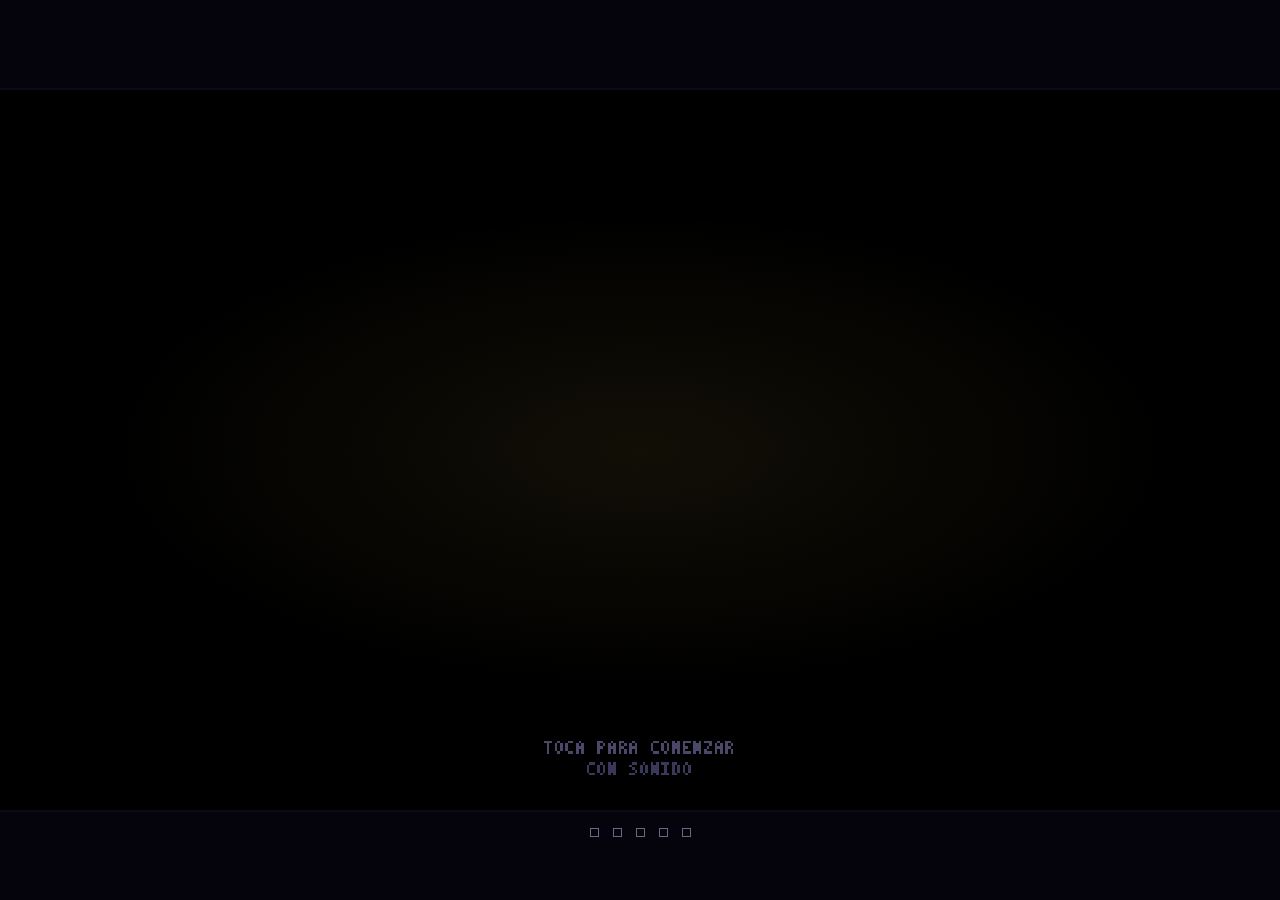
<file: index.html>
<!DOCTYPE html>
<html lang="es">
<head>
  <meta charset="UTF-8">
  <meta name="viewport" content="width=device-width, initial-scale=1.0">
  <meta http-equiv="refresh" content="0; url=./Juego.html">
  <title>Entrar al juego</title>
</head>
<body>
  <p><a href="./Juego.html">Entrar al juego</a></p>
</body>
</html>
</file>
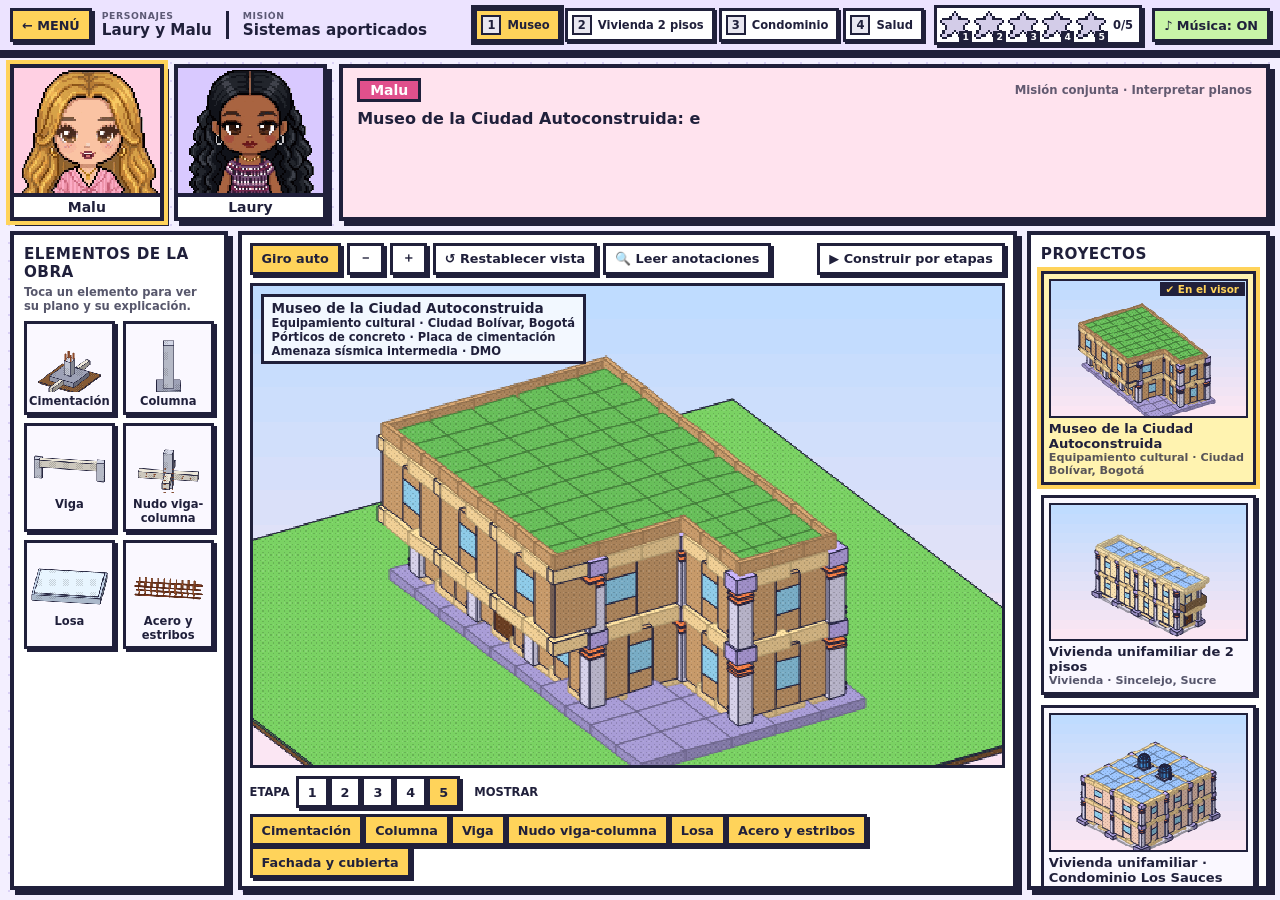
<file: mision malu y laury.html>
<!DOCTYPE html>
<html lang="es"><head><meta charset="utf-8">
<meta name="viewport" content="width=device-width,initial-scale=1,viewport-fit=cover">
<title>Misión · Laury y Malu</title>
<style>
:root{--ink:#20203b;--bg:#f3efff;--dot:#d9d0f5;--pur:#7954cc;--pk:#ff8fb8;--y:#ffd35a}
*{box-sizing:border-box}html,body{height:100%;margin:0}
body{background:var(--bg) radial-gradient(var(--dot) 1px,transparent 1px) 0 0/18px 18px;font:600 14px Nunito,system-ui,sans-serif;color:var(--ink);overflow:hidden}
#app{height:100%;display:grid;grid-template-columns:clamp(170px,17vw,235px) minmax(0,1fr) clamp(200px,19vw,265px);grid-template-rows:auto minmax(0,1fr);gap:10px;padding:10px}
.bx{border:4px solid var(--ink);background:#fff;box-shadow:5px 5px 0 var(--ink);min-height:0}
h2{margin:0 0 8px;font:900 .95rem Nunito,system-ui,sans-serif;letter-spacing:.03em;text-transform:uppercase}
.pxb{border:3px solid var(--ink);background:#fff;color:var(--ink);box-shadow:3px 3px 0 var(--ink);padding:4px 9px;font:800 .8rem Nunito,system-ui,sans-serif;cursor:pointer;min-height:32px}
.pxb:hover{background:#fff3b0}.pxb[aria-pressed=true]{background:var(--y)}.pxb:active{transform:translate(2px,2px);box-shadow:1px 1px 0 var(--ink)}
header{grid-column:1/4;display:flex;gap:12px;align-items:stretch}
.por{display:flex;gap:10px;flex:none}
.por figure{margin:0;width:clamp(118px,12vw,170px);border:4px solid var(--ink);box-shadow:5px 5px 0 var(--ink);display:flex;flex-direction:column;overflow:hidden;transition:outline-color .3s}
.por figure{outline:4px solid transparent}.por figure.on{outline-color:var(--y)}
.por img{display:block;width:100%;aspect-ratio:7/6;object-fit:cover;image-rendering:pixelated}
#fM{background:#ffd0e3}#fL{background:#d9c9ff}
.por figcaption{border-top:4px solid var(--ink);text-align:center;font-weight:900;padding:2px;background:#fff}
#nar{flex:1;display:flex;flex-direction:column;gap:6px;padding:10px 14px;cursor:pointer;transition:background-color .5s,border-color .5s;min-height:128px}
#nar[data-w=m]{background:#ffe3ee}#nar[data-w=l]{background:#ece3ff}
#nm{display:inline-block;border:3px solid var(--ink);padding:1px 10px;font-weight:900;color:#fff;transition:background-color .5s}
#nar[data-w=m] #nm{background:#e0508c}#nar[data-w=l] #nm{background:#7954cc}
#nar .hd{display:flex;gap:10px;align-items:center;justify-content:space-between}
#nar small{opacity:.7}#tx{margin:0;font-size:clamp(.95rem,1.25vw,1.12rem);line-height:1.4;font-weight:700}
#parts,#proj{padding:10px;overflow:auto}
#pl{display:grid;grid-template-columns:1fr 1fr;gap:8px}
.el{display:flex;flex-direction:column;align-items:center;gap:2px;border:3px solid var(--ink);background:#faf8ff;box-shadow:3px 3px 0 var(--ink);padding:4px 2px;cursor:pointer;font:800 .72rem Nunito,system-ui,sans-serif;color:var(--ink)}
.el canvas{width:100%;image-rendering:pixelated}.el.on,.el:hover{background:#fff3b0}.el.on{outline:3px solid var(--y)}
#pc{display:flex;flex-direction:column;gap:10px}
.pj{position:relative;text-align:left;border:3px solid var(--ink);background:#faf8ff;box-shadow:3px 3px 0 var(--ink);padding:5px;cursor:pointer;color:var(--ink);font:inherit}
.pj canvas{width:100%;display:block;image-rendering:pixelated;border:2px solid var(--ink)}
.pj b{display:block;font-size:.82rem;margin-top:3px}.pj small{display:block;opacity:.75;font-size:.7rem}
.pj.on{background:#fff3b0;outline:4px solid var(--y)}.pj.on::after{content:"✔ En el visor";position:absolute;top:8px;right:8px;background:var(--ink);color:var(--y);font-size:.65rem;padding:1px 6px}
#vw{display:flex;flex-direction:column;padding:8px;gap:8px}
.tb,.bt{display:flex;gap:6px;flex-wrap:wrap;align-items:center}.tb .sp{flex:1}
#cvw{position:relative;flex:1;min-height:220px;border:3px solid var(--ink);overflow:hidden}
#cv{width:100%;height:100%;display:block;image-rendering:pixelated;touch-action:none;cursor:grab}
#tip{position:absolute;background:var(--ink);color:#fff;padding:2px 8px;font-size:.75rem;pointer-events:none;white-space:nowrap}
#ptag{position:absolute;left:8px;top:8px;background:#fffc;border:3px solid var(--ink);padding:3px 8px;font-size:.72rem;max-width:62%;pointer-events:none}
#ptag b{font-size:.85rem}
.bt .lb{font-weight:900;font-size:.72rem;text-transform:uppercase}
.ov{position:fixed;inset:0;background:#20203bcc;display:none;align-items:center;justify-content:center;padding:12px;z-index:9}.ov.open{display:flex}
.md{width:min(1120px,100%);max-height:100%;display:flex;flex-direction:column;overflow:hidden}
.mh{display:flex;gap:8px;align-items:center;padding:8px 12px;border-bottom:4px solid var(--ink);background:var(--y)}.mh h3{margin:0;flex:1;font-size:1rem}
.mb{display:grid;grid-template-columns:minmax(0,1.7fr) minmax(220px,1fr);gap:12px;padding:12px;overflow:auto;min-height:0}.mb.big{grid-template-columns:1fr}.mb.big #inf{display:none}.mb.big #iw{max-height:74vh}
#iw{overflow:auto;background:#fff;border:3px solid var(--ink);max-height:60vh;min-height:200px}#im{display:block;width:100%}
#tabs{display:flex;flex-wrap:wrap;gap:6px;margin-bottom:6px}#zc{display:flex;gap:6px;align-items:center;margin-bottom:6px}
#inf h4{margin:10px 0 4px;font-size:.8rem;text-transform:uppercase}#inf ul{margin:0;padding-left:18px}#inf p{margin:4px 0}
.nd{background:#fff3b0;border:3px dashed var(--ink);padding:8px;font-weight:700}.ft{font-size:.72rem;opacity:.75}
.md{height:min(92vh,840px)}
.mh{display:flex;gap:12px;align-items:center;padding:8px 14px;border-bottom:4px solid var(--ink);transition:background-color .5s}
.md[data-w=m] .mh{background:#ffc9de}.md[data-w=l] .mh{background:#d8c7ff}
#mp{width:100px;height:86px;object-fit:cover;border:3px solid var(--ink);image-rendering:pixelated;background:#fff9;flex:none}
.mn{flex:1;min-width:0}.mn b{display:inline-block;border:3px solid var(--ink);color:#fff;padding:0 10px;transition:background-color .5s}
.md[data-w=m] .mn b{background:#e0508c}.md[data-w=l] .mn b{background:#7954cc}
.mn h3{margin:4px 0 0;font-size:1.05rem}.mn small{opacity:.75}
.mb{flex:1;min-height:0;overflow:hidden}.mpl{display:flex;flex-direction:column;min-height:0;min-width:0}
#iw{flex:1;max-height:none;min-height:160px}#inf{overflow:auto;min-height:0}
.ex{padding:10px;border:3px solid var(--ink);line-height:1.45;font-weight:700;min-height:90px;transition:background-color .5s}
.md[data-w=m] .ex{background:#ffe3ee}.md[data-w=l] .ex{background:#ece3ff}
.mf{display:flex;gap:8px;justify-content:flex-end;padding:8px 12px;border-top:4px solid var(--ink);background:#faf8ff;flex-wrap:wrap}
@media(max-width:700px){.mb{grid-template-columns:1fr;overflow:auto}#iw{min-height:240px}}
@media(max-width:900px){body{overflow:auto}#app{height:auto;grid-template-columns:1fr}header{grid-column:1;flex-direction:column}.por{justify-content:center}#vw{order:2;height:78vh}#parts{order:3}#proj{order:4}}
@media(prefers-reduced-motion:reduce){*{transition:none!important}}
/* ===== Mejoras de distribución, lectura de anotaciones e interacción ===== */
[hidden]{display:none!important}
.hint{margin:-4px 0 8px;font-size:.72rem;opacity:.75}
.md{width:min(1260px,100%);height:min(95vh,920px)}
.mb{grid-template-columns:minmax(0,1.55fr) minmax(290px,1fr);gap:10px;padding:10px}
#tabs{flex-wrap:nowrap;overflow-x:auto;padding:2px 2px 8px;margin-bottom:2px;scrollbar-width:thin}
#tabs .pxb{flex:none;white-space:nowrap;min-height:34px}
#tabs .gd{background:#c9f5a8}#tabs .gd[aria-pressed=true]{background:var(--y)}
#tabs .pxb[aria-pressed=true]{background:var(--y);outline:3px solid var(--ink)}
.ex{max-height:32vh;overflow:auto;font-size:.9rem;line-height:1.5}
#inf{display:flex;flex-direction:column;gap:8px;padding-right:2px}
#obs h4{margin:12px 0 5px;font-size:.78rem;text-transform:uppercase;letter-spacing:.03em}
#obs ul{margin:0;padding-left:18px}#obs li{margin:2px 0}
#gf{position:relative}#gf img{display:block;width:100%;image-rendering:auto}
.hs{position:absolute;border:2px dashed #d63b78;background:#ffd35a33;cursor:pointer;padding:0;border-radius:3px;animation:hsp 1.8s ease-in-out infinite}
.hs:hover,.hs:focus-visible{background:#ffd35a88;outline:2px solid var(--ink);animation:none}
.hs.f{border:2px solid #2f9e44;background:#6fd27f22;animation:none}
.hs.on{border:3px solid var(--ink);background:#ffd35a88;animation:none;z-index:2}
@keyframes hsp{50%{background:#ffd35a88}}
.card{border:3px solid var(--ink);background:#faf8ff;padding:8px 10px;box-shadow:3px 3px 0 var(--ink)}.card p{margin:6px 0 0;line-height:1.45}
.sg{display:inline-flex;flex-direction:column;align-items:flex-start;border:2px solid var(--ink);padding:2px 8px;margin:2px 4px 2px 0}.sg b{font-size:.9rem}.sg i{font-style:normal;font-size:.66rem;font-weight:800;opacity:.8}
.gsw{display:flex;gap:6px;flex-wrap:wrap;margin-bottom:6px}
.gpr{display:flex;align-items:center;gap:8px;margin:6px 0;font-size:.75rem;font-weight:900}.bar{flex:1;height:12px;border:3px solid var(--ink);background:#fff}.bar i{display:block;height:100%;width:0;background:#6fd27f;transition:width .4s}
.lg{display:flex;flex-wrap:wrap;gap:5px}
.lgc{border:2px solid var(--ink);padding:3px 8px;font:800 .72rem Nunito,system-ui,sans-serif;color:var(--ink);cursor:pointer}.lgc.f::before{content:"✓ "}.lgc.on{outline:3px solid var(--y);box-shadow:2px 2px 0 var(--ink)}
#dcf{display:flex;gap:6px}#dci{flex:1;min-width:0;border:3px solid var(--ink);padding:5px 8px;font:700 .85rem Nunito,system-ui,sans-serif}
.exs{display:flex;flex-wrap:wrap;gap:5px;margin:6px 0}.exs .pxb{min-height:28px;padding:2px 7px;font-size:.72rem}
.rd{margin:6px 0 0!important;padding-left:18px}
@media(max-width:700px){.md{height:96vh}.mb{grid-template-columns:1fr}}
@media(prefers-reduced-motion:reduce){.hs{animation:none}}
/* ===== Barra superior de la misión: menú, identificación, cinco estrellas y música ===== */
:root{--tbh:calc(54px + env(safe-area-inset-top,0px))}
#app{padding-top:calc(var(--tbh) + 10px)}
#top{position:fixed;left:0;right:0;top:0;height:var(--tbh);padding:env(safe-area-inset-top,0px) 10px 0;z-index:30;display:flex;align-items:center;gap:10px;background:#ece3ff;border-bottom:4px solid var(--ink);box-shadow:0 4px 0 var(--ink)}
#top .pxb{min-height:34px;white-space:nowrap}
#mnu{background:var(--y);flex:none}
#ident{display:flex;align-items:center;gap:8px;min-width:0;flex:1}
#ident .bs{display:flex;flex:none}
#ident .bs img{width:34px;height:30px;object-fit:cover;border:3px solid var(--ink);image-rendering:pixelated;background:#fff}
#ident .bs img+img{margin-left:-6px}
#ident .tt{min-width:0;line-height:1.1}
#ident .tt b{display:block;font:900 .92rem Nunito,system-ui,sans-serif;white-space:nowrap;overflow:hidden;text-overflow:ellipsis}
#ident .tt small{display:block;font-size:.68rem;opacity:.75;white-space:nowrap;overflow:hidden;text-overflow:ellipsis}
#stars{display:flex;align-items:center;gap:2px;flex:none;border:3px solid var(--ink);background:#fff;box-shadow:3px 3px 0 var(--ink);padding:1px 4px 1px 2px}
#stars .cnt{font:900 .72rem Nunito,system-ui,sans-serif;margin:0 2px 0 4px;white-space:nowrap}
.st{position:relative;width:32px;height:32px;padding:0;border:0;background:none;cursor:pointer;color:var(--ink)}
.st svg{position:absolute;left:1px;top:2px;width:30px;height:28px;display:block;shape-rendering:crispEdges}
.st .b .f{fill:#d3cce8}.st .b .o{fill:var(--ink)}.st .fl .f{fill:var(--y)}.st .fl .o{fill:transparent}
.st .fl{clip-path:inset(0 100% 0 0)}
.st.prog .fl{clip-path:inset(0 var(--rest,50%) 0 0)}
.st.done .fl{clip-path:inset(0 0 0 0)}
.st.done .b .f{fill:var(--y)}
.st.done svg{filter:drop-shadow(0 0 3px #ffd35a)}
.st i.n{position:absolute;right:-1px;bottom:-2px;font:900 .58rem Nunito,system-ui,sans-serif;font-style:normal;background:var(--ink);color:#fff;padding:0 3px;line-height:1.25}
.st.pop svg{animation:stpop .9s steps(9,end)}
.st.pop::after{content:"";position:absolute;inset:-4px;border:3px solid var(--y);animation:string .9s steps(6,end) forwards}
@keyframes stpop{0%{transform:scale(1)}30%{transform:scale(1.55) rotate(-14deg)}60%{transform:scale(.9) rotate(8deg)}100%{transform:scale(1)}}
@keyframes string{from{opacity:1;transform:scale(.6)}to{opacity:0;transform:scale(1.7)}}
.st:focus-visible,#mnu:focus-visible,#mus:focus-visible{outline:3px solid var(--pk);outline-offset:2px}
#mus[aria-pressed=true]{background:#c9f5a8}#mus[aria-pressed=false]{background:#e8e6f0}
#spn{position:fixed;right:10px;top:calc(var(--tbh) + 10px);width:min(400px,calc(100vw - 20px));max-height:calc(100vh - var(--tbh) - 24px);overflow:auto;z-index:25;padding:10px 12px;background:#fff;border:4px solid var(--ink);box-shadow:5px 5px 0 var(--ink)}
#spn h3{margin:0 0 6px;font:900 .95rem Nunito,system-ui,sans-serif;text-transform:uppercase}
#spn .it{display:grid;grid-template-columns:34px 1fr;gap:8px;padding:7px 0;border-top:2px dashed #cfc8e8}
#spn .it:first-of-type{border-top:0}
#spn .it .ic{width:30px;height:28px;position:relative}
#spn .it .ic svg{width:30px;height:28px;display:block;shape-rendering:crispEdges}
#spn .it.lock .f{fill:#d3cce8}#spn .it.prog .f{fill:#ffe9a3}#spn .it.done .f{fill:var(--y)}#spn .o{fill:var(--ink)}
#spn .it b{font-size:.84rem}#spn .it p{margin:2px 0 4px;font-size:.76rem;line-height:1.35;font-weight:700;opacity:.85}
#spn .stt{display:inline-block;font-size:.62rem;font-weight:900;text-transform:uppercase;border:2px solid var(--ink);padding:0 5px;margin-left:6px;vertical-align:1px}
#spn .lock .stt{background:#e8e6f0}#spn .prog .stt{background:#ffe9a3}#spn .done .stt{background:#c9f5a8}
#spn .gb{display:flex;align-items:center;gap:8px;font-size:.7rem;font-weight:900}
#spn .gb .bar{flex:1}#spn .gb .bar i{display:block;height:100%;background:#6fd27f;width:0}
#spn .ft2{display:flex;gap:6px;flex-wrap:wrap;justify-content:space-between;margin-top:8px;padding-top:8px;border-top:3px solid var(--ink)}
#toast{position:fixed;left:50%;top:calc(var(--tbh) + 14px);transform:translateX(-50%);z-index:35;display:flex;flex-direction:column;gap:8px;align-items:center;pointer-events:none;width:min(92vw,460px)}
.tst{display:flex;align-items:center;gap:10px;width:100%;padding:8px 12px;background:var(--y);border:4px solid var(--ink);box-shadow:5px 5px 0 var(--ink);font-weight:900;animation:tin .35s steps(5,end)}
.tst.info{background:#fff}
.tst svg{width:30px;height:28px;flex:none;shape-rendering:crispEdges}.tst svg .f{fill:#fff}.tst svg .o{fill:var(--ink)}
.tst small{display:block;font-weight:700;opacity:.85}
.tst.out{animation:tout .3s steps(4,end) forwards}
@keyframes tin{from{transform:translateY(-30px);opacity:0}to{transform:none;opacity:1}}
@keyframes tout{to{transform:translateY(-20px);opacity:0}}
#fin{position:fixed;inset:0;z-index:40;display:none;align-items:center;justify-content:center;padding:12px;background:#20203bdd;overflow:auto}
#fin.open{display:flex}
#fin .box{position:relative;width:min(900px,100%);max-height:100%;overflow:auto;background:#fff;border:4px solid var(--ink);box-shadow:6px 6px 0 var(--ink)}
#fin .hd{display:flex;align-items:center;gap:12px;padding:10px 14px;background:linear-gradient(90deg,#ffc9de,#d8c7ff);border-bottom:4px solid var(--ink)}
#fin .hd img{width:70px;height:60px;object-fit:cover;border:3px solid var(--ink);image-rendering:pixelated;background:#fff;flex:none}
#fin .hd h2{margin:0;font-size:clamp(1.05rem,2.6vw,1.5rem);text-transform:none}
#fin .hd small{display:block;opacity:.8;font-weight:700}
#fin .big{display:flex;justify-content:center;gap:6px;padding:14px 8px 4px}
#fin .big svg{width:54px;height:50px;shape-rendering:crispEdges;animation:fbig 1.2s steps(6,end) both}
#fin .big svg:nth-child(2){animation-delay:.12s}#fin .big svg:nth-child(3){animation-delay:.24s}#fin .big svg:nth-child(4){animation-delay:.36s}#fin .big svg:nth-child(5){animation-delay:.48s}
#fin .big .f{fill:var(--y)}#fin .big .o{fill:var(--ink)}
@keyframes fbig{0%{transform:scale(0) rotate(-90deg)}70%{transform:scale(1.3) rotate(10deg)}100%{transform:none}}
#fin .cols{display:grid;grid-template-columns:1fr 1fr;gap:12px;padding:8px 14px 12px}
#fin .cols h4{margin:0 0 6px;font-size:.8rem;text-transform:uppercase}
#fin ul{margin:0;padding-left:18px;font-size:.86rem;line-height:1.4;font-weight:700}#fin li{margin:3px 0}
#fin .ck{list-style:none;padding:0}#fin .ck li::before{content:"★ ";color:#e0a800;text-shadow:1px 1px 0 var(--ink)}
#fin .msg{margin:0 14px 12px;padding:10px 12px;border:3px solid var(--ink);background:#ece3ff;font-weight:700;line-height:1.45;font-size:.9rem}
#fin .ft{display:flex;gap:8px;flex-wrap:wrap;justify-content:flex-end;padding:10px 14px;border-top:4px solid var(--ink);background:#faf8ff}
#fin .cf{position:absolute;inset:0;overflow:hidden;pointer-events:none}
#fin .cf i{position:absolute;top:-14px;width:8px;height:8px;animation:cfall linear forwards}
@keyframes cfall{to{transform:translateY(900px) rotate(360deg);opacity:0}}
.ov{top:var(--tbh)}
.md{height:min(calc(100vh - var(--tbh) - 16px),920px)}
@media(max-width:900px){#app{height:auto}}
@media(max-width:700px){.md{height:calc(100vh - var(--tbh) - 12px)}#fin .cols{grid-template-columns:1fr}#ident .tt small{display:none}#top{gap:6px;padding-left:6px;padding-right:6px}#stars .cnt{display:none}.st{width:28px}.st svg{width:26px;height:24px}#ident .bs img+img{display:none}#mnu{padding:4px 6px}}
@media(max-width:480px){#ident .tt{display:none}#ident{flex:1}.st{width:26px}.st svg{width:24px;height:22px}#mus .tx{display:none}}
@media(prefers-reduced-motion:reduce){.st.pop svg,.st.pop::after,#fin .big svg,.tst,.tst.out{animation:none!important}#fin .cf{display:none}}

#ident{gap:14px}
#ident .tt+.tt{border-left:3px solid var(--ink);padding-left:14px}
#ident .tt small{text-transform:uppercase;letter-spacing:.06em;font-size:.58rem;font-weight:900;opacity:.7}
#ident .tt b{font-size:.95rem}
#mis{display:flex;gap:4px;flex:none}
.mc{display:flex;align-items:center;gap:6px;padding:2px 8px 2px 4px;min-height:34px;border:3px solid var(--ink);background:#fff;box-shadow:2px 2px 0 var(--ink);font:800 .72rem Nunito,system-ui,sans-serif;color:var(--ink);cursor:pointer;white-space:nowrap}
.mc .nn{display:inline-flex;align-items:center;justify-content:center;width:20px;height:20px;background:#e8e6f0;border:2px solid var(--ink);font-weight:900}
.mc.prog .nn{background:#ffe9a3}.mc.done .nn{background:#6fd27f}.mc.done .nn::before{content:"\2713"}.mc.done .nn span{display:none}
.mc.on{background:var(--y);outline:3px solid var(--ink)}
.mc:focus-visible{outline:3px solid var(--pk);outline-offset:2px}
@media(max-width:1180px){.mc .lb{display:none}.mc{padding:2px 4px}#ident .ms{display:none}}
@media(max-width:700px){#mis{display:none}}
#fin .rw{display:flex;align-items:center;gap:12px;margin:0 14px 10px;padding:8px 12px;border:3px dashed var(--ink);background:#fff3b0;font-weight:800;font-size:.86rem}
#fin .rw svg.bd{width:56px;height:62px;flex:none;shape-rendering:crispEdges}
#fin .lg2{margin:8px 14px 0;font:900 .66rem Nunito,system-ui,sans-serif;letter-spacing:.14em;text-transform:uppercase;color:#7954cc}
#fin .path{display:flex;align-items:center;justify-content:center;gap:0;padding:6px 14px 0}
#fin .path .nd{width:26px;height:26px;border:3px solid var(--ink);background:#e8e6f0;display:flex;align-items:center;justify-content:center;font-weight:900;font-size:.72rem}
#fin .path .nd.done{background:#6fd27f}#fin .path .nd.cur{background:var(--y);animation:pulse 1s steps(2,end) infinite}
#fin .path .ln{width:34px;height:4px;background:var(--ink)}
@keyframes pulse{50%{transform:translateY(-3px)}}
#fin .nx{margin:8px 14px 0;font-weight:700;font-size:.82rem;opacity:.9;text-align:center}
#fin .logs{margin:0 14px 10px}
@media(prefers-reduced-motion:reduce){#fin .path .nd.cur{animation:none}}
#fin svg.bd{width:56px;height:62px;flex:none;shape-rendering:crispEdges}#fin .hd .lg2{color:#4a2f8f}
</style></head><body>
<nav id="top" aria-label="Barra de la misión">
 <button class="pxb" id="mnu" type="button" title="Volver a la selección de personajes">← MENÚ</button>
 <div id="ident"><span class="tt"><small>Personajes</small><b>Laury y Malu</b></span><span class="tt ms"><small>Misión</small><b>Sistemas aporticados</b></span></div>
 <div id="mis" role="group" aria-label="Misiones en orden"></div>
 <div id="stars" role="group" aria-label="Progreso de la misión: cinco estrellas"><span class="cnt" id="scnt">0/5</span></div>
 <button class="pxb" id="mus" type="button" aria-pressed="true" title="Activar o desactivar la música de fondo"><span class="ic">♪</span> <span class="tx">Música:</span> <b id="mst">ON</b></button>
</nav>
<div id="spn" hidden role="dialog" aria-label="Objetivos de las cinco estrellas"></div>
<div id="toast" aria-live="polite"></div>
<div id="fin" role="dialog" aria-modal="true" aria-labelledby="fint"></div>
<div id="app">
<header>
 <div class="por"><figure id="fM"><img id="iM" alt="Malu"><figcaption>Malu</figcaption></figure><figure id="fL"><img id="iL" alt="Laury"><figcaption>Laury</figcaption></figure></div>
 <section id="nar" class="bx" data-w="m" aria-live="polite" title="Toca para pasar al siguiente mensaje"><div class="hd"><span id="nm">Malu</span><small id="sub">Misión conjunta · Interpretar planos</small></div><p id="tx"></p></section>
</header>
<aside id="parts" class="bx"><h2>Elementos de la obra</h2><p class="hint">Toca un elemento para ver su plano y su explicación.</p><div id="pl"></div></aside>
<main id="vw" class="bx">
 <div class="tb"><button class="pxb" id="au" aria-pressed="true">Giro auto</button><button class="pxb" id="zo" title="Alejar">－</button><button class="pxb" id="zi" title="Acercar">＋</button><button class="pxb" id="rv">↺ Restablecer vista</button><button class="pxb" id="gb" title="Aprende a interpretar números, códigos y referencias de los planos">🔍 Leer anotaciones</button><span class="sp"></span><button class="pxb" id="pl2">▶ Construir por etapas</button></div>
 <div id="cvw"><canvas id="cv" tabindex="0" aria-label="Modelo 3D del proyecto. Toca un elemento para ver su plano."></canvas><div id="tip" hidden></div><div id="ptag"></div></div>
 <div class="bt"><span class="lb">Etapa</span><span id="stg"></span><span class="lb" style="margin-left:8px">Mostrar</span><span id="cats"></span></div>
</main>
<aside id="proj" class="bx"><h2>Proyectos</h2><div id="pc"></div></aside>
</div>
<div class="ov" id="ov"><div class="md bx" id="md" data-w="m" role="dialog" aria-modal="true" aria-labelledby="mt">
 <div class="mh"><img id="mp" alt=""><div class="mn"><b id="mw">Malu</b><h3 id="mt"></h3><small id="mref"></small></div><button class="pxb" id="mx" aria-label="Cerrar">✕</button></div>
 <div class="mb" id="mb"><div class="mpl"><div id="tabs"></div><div id="zc"><button class="pxb" id="zm" aria-label="Alejar plano">－</button><span id="zl">100%</span><button class="pxb" id="zp" aria-label="Acercar plano">＋</button><button class="pxb" id="z0">100%</button><a class="pxb" id="pdf" target="_blank" rel="noopener" style="text-decoration:none;display:inline-flex;align-items:center">Lámina completa (PDF)</a></div><div id="iw"><img id="im" alt=""><div id="gf" hidden><img id="gi" alt=""></div></div></div><div id="inf"><div id="mtx" class="ex"></div><div id="obs"></div></div></div>
 <div class="mf"><button class="pxb" id="mrep">↻ Repasar explicación</button><button class="pxb" id="mbig">⤢ Ampliar plano</button><button class="pxb" id="mcl">← Volver al modelo</button></div>
</div></div>
<script>
(()=>{'use strict';
const $=s=>document.querySelector(s),esc=s=>String(s).replace(/[&<>"']/g,c=>({'&':'&amp;','<':'&lt;','>':'&gt;','"':'&quot;',"'":'&#39;'}[c]));
const mk=(t,c,x)=>{const e=document.createElement(t);if(c)e.className=c;if(x!=null)e.textContent=x;return e};
const RM=matchMedia('(prefers-reduced-motion: reduce)').matches;
const IMG={"malu_boca_cerrada":"[data-uri]","malu_boca_abierta":"[data-uri]","laury_boca_cerrada":"[data-uri]","laury_boca_abierta":"[data-uri]"};
const PLN={};
/* ===== Motor 3D pixel de Sharol (draw3D, caras sombreadas, textura y contorno) ===== */
const TEX=(()=>{const c=document.createElement('canvas');c.width=c.height=4;const x=c.getContext('2d');x.fillStyle='rgba(0,0,0,.15)';x.fillRect(1,1,1,1);x.fillRect(3,3,1,1);x.fillStyle='rgba(255,255,255,.12)';x.fillRect(3,1,1,1);return x.createPattern(c,'repeat')})();
const sh=(h,f)=>{const v=parseInt(h.slice(1),16);return'rgb('+[16,8,0].map(s=>Math.min(255,((v>>s)&255)*f|0))+')'};
const FC=[[[2,3,7,6],0,1,0],[[1,3,7,5],1,0,0],[[0,2,6,4],-1,0,0],[[4,5,7,6],0,0,1],[[0,1,3,2],0,0,-1]];
function draw3D(cx,W,H,L,yaw,pitch,S,oy,yc,hits,hi){
 const c=Math.cos(yaw),s=Math.sin(yaw),cp=Math.cos(pitch),sp=Math.sin(pitch);
 const P=(x,y,z)=>{const xr=x*c-z*s,zr=x*s+z*c;return[Math.round(W/2+xr*S),Math.round(oy-(y-yc)*S*cp+zr*S*sp),zr*cp+y*sp]};
 const A=L.map(b=>({b,m:b.g?-1e9:P(b.x,b.y+b.h/2,b.z)[2]+(b.late?1e3:0)+(b.top?500:0)}));A.sort((p,q)=>p.m-q.m);
 for(const{b}of A){const h=hi&&b.k&&hi(b.k,b.id),V=[];
  if(b.P){for(const f of b.P){const[nx,ny,nz]=f.n,zr=nx*s+nz*c;if(ny*sp+zr*cp<=0)continue;const xr=nx*c-nz*s,fa=Math.min(1.12,Math.round((.74+.2*zr-.16*xr+.16*ny)*20)/20),p=new Path2D();
    f.v.forEach((q,k)=>{const r=P(q[0],q[1],q[2]);k?p.lineTo(r[0],r[1]):p.moveTo(r[0],r[1])});p.closePath();
    cx.fillStyle=sh(b.c,h?fa*1.18:fa);cx.fill(p);cx.fillStyle=TEX;cx.fill(p);cx.lineWidth=h?2:1;cx.strokeStyle=h?'#ffd35a':'#20203b';cx.stroke(p);if(hits&&b.k)hits.push([p,b.k,b.id])}continue}
  for(let i=0;i<8;i++)V.push(P(b.x+((i&1)?b.w/2:-b.w/2),b.y+((i&2)?b.h:0),b.z+((i&4)?b.d/2:-b.d/2)));
  for(const[ix,nx,ny,nz]of FC){const zr=nx*s+nz*c;if(!ny&&zr<=0)continue;const xr=nx*c-nz*s,f=ny?1.1:Math.round((.74+.2*zr-.16*xr)*20)/20,p=new Path2D();
   ix.forEach((j,k)=>k?p.lineTo(V[j][0],V[j][1]):p.moveTo(V[j][0],V[j][1]));p.closePath();
   cx.fillStyle=sh(b.c,h?f*1.18:f);cx.fill(p);if(!b.late){cx.fillStyle=TEX;cx.fill(p)}cx.lineWidth=h?2:1;cx.strokeStyle=h?'#ffd35a':(b.sp?sh(b.c,.72):(b.late?sh(b.c,.55):'#20203b'));cx.stroke(p);if(hits&&b.k)hits.push([p,b.k,b.id])}}}
const B=(x,y,z,w,h,d,c,late)=>({x,y,z,w,h,d,c,late});
/* ===== Modelos de elementos (los de Sharol) ===== */
const CC='#bfc3d1',CB='#d8d3c7',CS='#b4c3d6',OR='#e0743f',OD='#9a4423',FT='#8f93a6';
const MODELS={
 losas(){return[B(0,0,0,5.6,.5,4.4,CS),B(0,.5,0,5.2,.07,4,'#d3dfee')]},
 vigas(){return[B(-3.3,0,0,.8,2.2,.8,CC),B(3.3,0,0,.8,2.2,.8,CC),B(0,1.2,0,6.4,.9,.6,CB)]},
 columnas(){return[B(0,0,0,1.8,.35,1.8,FT),B(0,.35,0,.8,3.6,.8,CC)]},
 nudos(){const L=[B(0,0,0,1.15,4.8,1.15,CC),B(-2.15,1.15,0,3.25,.85,.9,CB),B(2.15,1.15,0,3.25,.85,.9,CB),B(0,1.15,-1.75,.9,.85,2.55,CB),B(0,1.15,1.75,.9,.85,2.55,CB)];for(let y=-1.8;y<=2.1;y+=.55){L.push(B(-.52,y,-.52,.09,.08,.09,OR,1),B(.52,y,-.52,.09,.08,.09,OR,1),B(-.52,y,.52,.09,.08,.09,OR,1),B(.52,y,.52,.09,.08,.09,OR,1))}[-2.8,-1.8,1.8,2.8].forEach(x=>L.push(B(x,1.3,-.24,.08,.08,.08,OR,1),B(x,1.3,.24,.08,.08,.08,OR,1)));return L},
 zapatas(){const L=[B(0,0,0,4.4,.1,4.4,'#7a5230'),B(0,.1,0,2.8,.5,2.8,FT),B(0,.6,0,.8,1.6,.8,CC),B(2.4,.1,0,2,.5,.4,CB),B(-2.4,.1,0,2,.5,.4,CB)];[[-1,-1],[1,-1],[-1,1],[1,1]].forEach(([a,b])=>L.push(B(a*.28,2.2,b*.28,.09,.7,.09,OR,1)));return L},
 acero(){const L=[],ST='#9a4423',RB='#c56b3c';[-.42,.42].forEach(z=>[-.42,.42].forEach(y=>L.push(B(0,y,z,5.9,.085,.085,ST,1))));for(let x=-2.65;x<=2.66;x+=.55){L.push(B(x,0,-.42,.075,.92,.075,RB,1),B(x,0,.42,.075,.92,.075,RB,1),B(x,-.42,0,.075,.075,.92,RB,1),B(x,.42,0,.075,.075,.92,RB,1))}return L}};
const KN={zapatas:'Cimentación',columnas:'Columna',vigas:'Viga',nudos:'Nudo viga-columna',losas:'Losa',acero:'Acero y estribos',muros:'Fachada y cubierta'};
const ML={};Object.keys(MODELS).forEach(k=>{ML[k]=MODELS[k]();ML[k].forEach(b=>b.k=k)});
/* ===== Proyectos (datos de los PDF) ===== */
const AX='ABCDEFG';
const PR={
 museo:{n:'Museo de la Ciudad Autoconstruida',s:'Equipamiento cultural',l:'Ciudad Bolívar, Bogotá',cim:'Placa de cimentación',X:[-9,-4.5,0,4.5,9],Z:[-4.5,0,4.5],H:[3.6,3.4],cw:.75,bw:.5,bh:.65,zs:0,found:'placa',cut:[[3,1]],cant:{0:1.8,1:1.8},wc:'#c79a6a',gl:'#8ecbe8',roof:'verde',rg:'#5fae52',doors:['1,1,2,0']},
 vivienda2:{n:'Vivienda unifamiliar de 2 pisos',s:'Vivienda',l:'Sincelejo, Sucre',cim:'Zapatas y vigas de cimentación',ax:'HFEDC',X:[-6.38,-3.15,-.05,3.07,6.38],Z:[-1.7,1.7],H:[2.7,2.7],cw:.4,bw:.3,bh:.45,zs:1.1,found:'zap',cx:1.31,wc:'#f7e0b0',gl:'#8ecbe8',roof:'parapeto',doors:['0,4,0,0','1,1,0,0']},
 sauces:{n:'Vivienda unifamiliar · Condominio Los Sauces',s:'Vivienda',l:'Moniquirá, Boyacá',cim:'Placa de cimentación',X:[-5,0,5],Z:[-6,-2,2,6],H:[3,2.8],cw:.5,bw:.4,bh:.5,zs:1.4,found:'zap',wc:'#f1c9b6',gl:'#8ecbe8',roof:'tanques',doors:['1,0,0,0']},
 salud:{n:'Edificio de Salud · Centro de Formación Juvenil SRPA',s:'Equipamiento de salud',l:'Sampués, Sucre',cim:'Placa de cimentación',X:[-7.5,-2.5,2.5,7.5],Z:[-4.5,0,4.5],H:[4.6],cw:.55,bw:.4,bh:.55,zs:1.5,found:'zap',cut:[[2,1]],wc:'#f6e3a8',gl:'#8ecbe8',rc:'#b5563a',doors:['1,1,0,0','0,3,0,0'],roofs:[{b:[0,3,0,1],ov:[.7,.7,.7,0],rh:1.5},{b:[0,2,1,2],ov:[.7,.7,0,.7],rh:1.5}]}
};
const CO={zapatas:'#9a8fc4',columnas:'#d6d1ea',vigas:'#f0cf95',losas:'#8fb4e8',acero:OR,nudos:'#b9a6e8'};
function gable(x0,x1,z0,z1,y,rh,c,id){const zm=(z0+z1)/2,hz=(z1-z0)/2,l=Math.hypot(hz,rh),ny=hz/l,nz=rh/l;
 const A=[x0,y,z0],B=[x1,y,z0],C=[x1,y,z1],D=[x0,y,z1],E=[x0,y+rh,zm],Fq=[x1,y+rh,zm];
 return{k:'muros',id,x:(x0+x1)/2,y,z:zm,w:0,h:rh,d:0,c,st:5,top:1,P:[{v:[A,B,Fq,E],n:[0,ny,-nz]},{v:[D,C,Fq,E],n:[0,ny,nz]},{v:[A,E,D],n:[-1,0,0]},{v:[B,C,Fq],n:[1,0,0]}]}}
function split(L,mx){const o=[];for(const b of L){if(b.g||b.P){o.push(b);continue}const nx=Math.ceil(b.w/mx-.01),nz=Math.ceil(b.d/mx-.01);if(nx*nz<=1){o.push(b);continue}
 const w=b.w/nx,d=b.d/nz;for(let i=0;i<nx;i++)for(let j=0;j<nz;j++)o.push(Object.assign({},b,{x:b.x-b.w/2+w*(i+.5),z:b.z-b.d/2+d*(j+.5),w,d,sp:1}))}return o}
function tinaco(cx,y,cz){const N=14;
 const prism=(ox,oz,r0,y0,r1,y1,c,id,cap)=>{const ring=(r,yy)=>Array.from({length:N},(_,k)=>{const t=2*Math.PI*k/N;return[ox+r*Math.cos(t),yy,oz+r*Math.sin(t)]});const A=ring(r0,y0),B=ring(r1,y1),P=[],dr=r1-r0,dh=y1-y0,ln=Math.hypot(dh,dr);
  for(let k=0;k<N;k++){const k2=(k+1)%N,tm=2*Math.PI*(k+.5)/N;P.push({v:[A[k],A[k2],B[k2],B[k]],n:[Math.cos(tm)*dh/ln,-dr/ln,Math.sin(tm)*dh/ln]})}
  if(cap)P.push({v:B.slice(),n:[0,1,0]});return{k:'muros',id,x:ox,y:y0,z:oz,w:0,h:y1-y0,d:0,c,st:5,top:1,P}};
 return[{k:'muros',id:'Base del tanque',x:cx,y,z:cz,w:1.7,h:.12,d:1.7,c:'#9b97ab',st:5,top:1},
  prism(cx,cz,.72,y+.12,.72,y+1.32,'#3f8fd8','Tanque de agua'),prism(cx,cz,.75,y+.45,.75,y+.57,'#7ec0f5','Tanque de agua'),prism(cx,cz,.75,y+.88,.75,y+1.0,'#7ec0f5','Tanque de agua'),
  prism(cx,cz,.72,y+1.32,.5,y+1.46,'#2f6fb8','Tapa del tanque'),prism(cx,cz,.5,y+1.46,.28,y+1.62,'#2f6fb8','Tapa del tanque',1),prism(cx,cz,.1,y+1.62,.1,y+1.74,'#1f4f90','Tapa del tanque',1),
  prism(cx+.98,cz,.07,y,.07,y+.95,'#8a8a99','Tubería del tanque',1)]}
function gen(p){
 const AX=p.ax||'ABCDEFG',{X,Z,H,cw,bw,bh}=p,L=[],nx=X.length,nz=Z.length,cut=new Set((p.cut||[]).map(a=>a+'')),cx=p.cx||0,dr=p.doors||[];
 const bay=(i,j)=>i>=0&&j>=0&&i<nx-1&&j<nz-1&&!cut.has(i+','+j),col=(i,j)=>bay(i-1,j-1)||bay(i,j-1)||bay(i-1,j)||bay(i,j);
 const a=(k,id,x,y,z,w,h,d,c,st)=>L.push({k,id,x,y,z,w,h,d,c,st});
 const Y=[];let y=.5;H.forEach(h=>{y+=h;Y.push(y)});const Yt=Y[Y.length-1]+(p.roofs?2.4:1);
 const x0=X[0],x1=X[nx-1],z0=Z[0],z1=Z[nz-1],cant=Math.max(0,...Object.values(p.cant||{0:0}));
 const R=Math.hypot(x1-x0+2+cx,z1-z0+2+cant)/2,gx=cx/2;
 L.push({g:1,x:gx,y:-.3,z:cant/2,w:2*R+8,h:.3,d:2*R+8,c:'#7a5230',st:0},{g:1,x:gx,y:-.08,z:cant/2,w:2*R+8,h:.08,d:2*R+8,c:'#6fbf5a',st:0});
 const mx=(x0+x1)/2,mz=(z0+z1)/2;
 if(p.found==='placa'){a('zapatas','Placa de cimentación',mx,0,mz,x1-x0+2,.45,z1-z0+2,CO.zapatas,1);
  for(let j=0;j<nz;j++)for(let i=0;i<nx-1;i++)if(col(i,j)&&col(i+1,j))a('vigas',`Viga de cimentación eje ${j+1} (${AX[i]}–${AX[i+1]})`,(X[i]+X[i+1])/2,.45,Z[j],X[i+1]-X[i],.5,.6,CO.vigas,1);
  for(let i=0;i<nx;i++)for(let j=0;j<nz-1;j++)if(col(i,j)&&col(i,j+1))a('vigas',`Viga de cimentación eje ${AX[i]} (${j+1}–${j+2})`,X[i],.45,(Z[j]+Z[j+1])/2,.6,.5,Z[j+1]-Z[j],CO.vigas,1)}
 else{a('losas','Placa de contrapiso',mx,0,mz,x1-x0+1,.14,z1-z0+1,'#c9c5d4',1);
  for(let i=0;i<nx;i++)for(let j=0;j<nz;j++)if(col(i,j))a('zapatas',`Zapata ${AX[i]}${j+1}`,X[i],0,Z[j],p.zs,.5,p.zs,CO.zapatas,1);
  for(let j=0;j<nz;j++)for(let i=0;i<nx-1;i++)if(col(i,j)&&col(i+1,j))a('vigas',`Viga de cimentación eje ${j+1} (${AX[i]}–${AX[i+1]})`,(X[i]+X[i+1])/2,.2,Z[j],X[i+1]-X[i]-p.zs,.32,bw*.8,CO.vigas,1);
  for(let i=0;i<nx;i++)for(let j=0;j<nz-1;j++)if(col(i,j)&&col(i,j+1))a('vigas',`Viga de cimentación eje ${AX[i]} (${j+1}–${j+2})`,X[i],.2,(Z[j]+Z[j+1])/2,bw*.8,.32,Z[j+1]-Z[j]-p.zs,CO.vigas,1)}
 for(let i=0;i<nx;i++)for(let j=0;j<nz;j++)if(col(i,j)){[[-1,-1],[1,-1],[-1,1],[1,1]].forEach(([u,v])=>{a('acero',`Acero de arranque ${AX[i]}${j+1}`,X[i]+u*cw*.3,.5,Z[j]+v*cw*.3,.08,1.1,.08,OR,1);L[L.length-1].hide=2})}
 H.forEach((h,l)=>{const y0=l?Y[l-1]:.5,yt=Y[l],cl=p.cant&&p.cant[l]||0,nv=`nivel ${l+1}`;
  for(let i=0;i<nx;i++)for(let j=0;j<nz;j++)if(col(i,j)){const id=`${AX[i]}${j+1} · ${nv}`;
   a('columnas','Columna '+id,X[i],y0,Z[j],cw,yt-y0,cw,CO.columnas,2);
   [.3,.55,yt-y0-bh-.6,yt-y0-bh-.35].forEach(o=>a('acero','Estribos de columna '+id,X[i],y0+o,Z[j],cw+.08,.07,cw+.08,OR,2));
   a('nudos','Nudo '+id,X[i],yt-bh-.02,Z[j],cw+.2,bh+.04,cw+.2,CO.nudos,3);}
  for(let j=0;j<nz;j++)for(let i=0;i<nx-1;i++)if(col(i,j)&&col(i+1,j)&&(bay(i,j-1)||bay(i,j)))a('vigas',`Viga eje ${j+1} (${AX[i]}–${AX[i+1]}) · ${nv}`,(X[i]+X[i+1])/2,yt-bh,Z[j],X[i+1]-X[i]-cw,bh,bw,CO.vigas,3);
  for(let i=0;i<nx;i++)for(let j=0;j<nz-1;j++)if(col(i,j)&&col(i,j+1)&&(bay(i-1,j)||bay(i,j)))a('vigas',`Viga eje ${AX[i]} (${j+1}–${j+2}) · ${nv}`,X[i],yt-bh,(Z[j]+Z[j+1])/2,bw,bh,Z[j+1]-Z[j]-cw,CO.vigas,3);
  for(let i=0;i<nx-1;i++)for(let j=0;j<nz-1;j++)if(bay(i,j)){const ex=cl&&j===nz-2?cl:0,xx=cx&&i===nx-2?cx:0;a('losas',`Losa ${AX[i]}–${AX[i+1]} / ${j+1}–${j+2} · ${nv}`,(X[i]+X[i+1])/2+xx/2,yt-.28,(Z[j]+Z[j+1])/2+ex/2,X[i+1]-X[i]-bw+xx,.28,Z[j+1]-Z[j]-bw+ex,CO.losas,4)}
  if(cl){for(let i=0;i<nx-1;i++)if(bay(i,nz-2))a('vigas',`Viga de borde voladizo (${AX[i]}–${AX[i+1]}) · ${nv}`,(X[i]+X[i+1])/2,yt-bh,z1+cl,X[i+1]-X[i]-bw,bh,bw,CO.vigas,3);
   for(let i=0;i<nx;i++)if(col(i,nz-1)){const ln=cl+bw/2-cw/2;a('vigas',`Viga voladiza eje ${AX[i]} · ${nv}`,X[i],yt-bh,z1+cw/2+ln/2,bw,bh,ln,CO.vigas,3)}}
  if(cx){for(let j=0;j<nz-1;j++)a('vigas',`Viga de borde del voladizo · ${nv}`,x1+cx,yt-bh,(Z[j]+Z[j+1])/2,bw,bh,Z[j+1]-Z[j]-cw,CO.vigas,3);
   if(l===0){a('muros','Baranda',x1+cx-.05,yt,mz,.08,.9,z1-z0,'#8a6a4a',5);[z0,z1].forEach(z=>a('muros','Baranda',x1+cx/2,yt,z,cx,.9,.08,'#8a6a4a',5))}}
  /* fachada: muros, ventanas y puertas */
  const wy=y0+.1,wh=h-bh-.1,dh=Math.min(2.1,wh-.4),sv=l>0&&p.cant?(p.cant[l-1]||0):0;
  const gs=(x,z,len,ax,key)=>{const T=.24,pc=(f,g,yy,hh,c,id,t)=>{const tt=t||T;a('muros',id,ax?x-len/2+(f+g)/2*len:x,yy,ax?z:z-len/2+(f+g)/2*len,ax?(g-f)*len:tt,hh,ax?tt:(g-f)*len,c,5)};
   if(dr.includes(key)){pc(0,.3,wy,wh,p.wc,'Muro');pc(.7,1,wy,wh,p.wc,'Muro');pc(.3,.7,wy+dh,wh-dh,p.gl,'Ventana');pc(.3,.7,wy,dh,'#6b3f23','Puerta',.34);pc(.56,.6,wy+dh*.45,.14,'#e3c25a','Puerta',.42)}
   else{pc(0,.34,wy,wh,p.wc,'Muro');pc(.66,1,wy,wh,p.wc,'Muro');pc(.34,.66,wy,.9,p.wc,'Muro');pc(.34,.66,wy+.9,wh-1.5,p.gl,'Ventana');pc(.34,.66,wy+wh-.6,.6,p.wc,'Muro')}};
  for(let i=0;i<nx-1;i++)for(let j=0;j<nz;j++){const u=bay(i,j-1),d=bay(i,j);if(u!==d){const tp=sv&&j===nz-1;gs((X[i]+X[i+1])/2,Z[j]+(tp?sv:0),X[i+1]-X[i]-(tp?0:cw),1,`1,${i},${j},${l}`)}}
  for(let i=0;i<nx;i++)for(let j=0;j<nz-1;j++){const u=bay(i-1,j),d=bay(i,j);if(u!==d){if(sv&&j===nz-2){const a0=Z[j]+cw/2,en=z1+sv+.12;gs(X[i],(a0+en)/2,en-a0,0,`0,${i},${j},${l}`)}else gs(X[i],(Z[j]+Z[j+1])/2,Z[j+1]-Z[j]-cw,0,`0,${i},${j},${l}`)}}});
 const Yr=Y[Y.length-1];
 if(p.roof==='tanques')[[-1.8,-1],[1.8,-1]].forEach(([dx,dz])=>tinaco(dx,Yr,dz).forEach(t=>L.push(t)));
 if(p.roof==='verde'){const t=.22,ph=.6,cr=p.cant&&p.cant[H.length-1]||0,par=(x,z,w,d)=>{a('muros','Parapeto',x,Yr,z,w,ph,d,p.wc,5);L[L.length-1].top=1};
  for(let i=0;i<nx-1;i++)for(let j=0;j<nz-1;j++)if(bay(i,j)){const ex=cr&&j===nz-2?cr:0,xx=cx&&i===nx-2?cx:0,mx2=(X[i]+X[i+1])/2+xx/2,mz2=(Z[j]+Z[j+1])/2+ex/2,w2=X[i+1]-X[i]+xx,d2=Z[j+1]-Z[j]+ex;
   L.push({k:'muros',id:'Cubierta verde',x:mx2,y:Yr,z:mz2,w:w2,h:.14,d:d2,c:p.rg,st:5,top:1});
   if(!bay(i,j-1))par(mx2,Z[j],w2+t,t);if(!bay(i,j+1))par(mx2,Z[j+1]+ex,w2+t,t);if(!bay(i-1,j))par(X[i],mz2,t,d2+t);if(!bay(i+1,j))par(X[i+1]+xx,mz2,t,d2+t)}}
 if(p.roof==='parapeto'){const xa=x0-.2,xb=x1+cx+.2;[[(xa+xb)/2,z0-.15,xb-xa,.25],[(xa+xb)/2,z1+.15,xb-xa,.25]].forEach(([x,z,w,d])=>a('muros','Parapeto',x,Yr,z,w,.5,d,p.wc,5));[xa,xb].forEach(x=>a('muros','Parapeto',x,Yr,mz,.25,.5,z1-z0,p.wc,5))}
 (p.roofs||[]).forEach(r=>{const[i0,i1,j0,j1]=r.b,[o0,o1,o2,o3]=r.ov;L.push(gable(X[i0]-o0,X[i1]+o1,Z[j0]-o2,Z[j1]+o3,Yr,r.rh,p.rc,'Cubierta'))});
 return{L:split(L,2.2),Yt,R,Yr}}
const GEN={};Object.keys(PR).forEach(k=>GEN[k]=gen(PR[k]));
/* ===== Planos reales: recortes por proyecto y elemento ===== */
const CR={
museo:{zapatas:[['cimentacion_planta','Planta de cimentación'],['cimentacion_corte_placa','Corte típico placa de cimentación'],['cimentacion_detalle1','Detalle 1']],
 columnas:[['planta_localizacion_columnas','Localización de columnas y muro'],['planta_tipificacion_columnas','Tipificación de columnas'],['planta_columnas','Plantas de columnas'],['columna_tipo1','Despiece COL TIPO 1'],['columna_tipo1_seccion','COL TIPO 1 · secciones'],['columna_tipo2','COL TIPO 2'],['columna_tipo3','COL TIPO 3'],['columna_tipo5','COL TIPO 5'],['columna_tipo6','COL TIPO 6'],['columna_tipo4','Despiece COL TIPO 4'],['columna_tipo4_seccion','COL TIPO 4 · sección'],['columna_dilatacion','Dilatación con disco']],
 vigas:[['viga_junta','Detalle junta en vigas'],['viga_despiece_cimentacion','Despiece vigas de cimentación'],['viga_despiece_cimentacion_2','Despiece vigas de cimentación (2)'],['viga_despiece_cubierta','Despiece vigas de cubierta']],
 nudos:[['nudo_junta_columnas','Detalle junta en columnas'],['nudo_interseccion_viga_columna','Intersección viga-columna'],['nudo_interno_externo','Nudo interno y externo']],
 losas:[['losa_planta_primer_piso','Planta primer piso'],['losa_planta_cubierta','Planta cubierta'],['losa_corte_viga_cubierta','Corte típico viga de cubierta']],
 acero:[['acero_traslapo_mallas','Detalle traslapo de mallas'],['acero_especificaciones_1','Especificaciones (1)'],['acero_especificaciones_2','Especificaciones (2)']],muros:[['general_foto','Imagen del proyecto'],['general_estructura3d','Estructura del proyecto']]},
salud:{zapatas:[['cimentacion_planta','Planta estructural de cimentación'],['cimentacion_cuadro_zapatas','Cuadro de zapatas'],['cimentacion_zapata_interna','Detalle zapatas internas']],
 columnas:[['columna_tipo1','Detalle columna tipo 1'],['columna_tipo2','Detalle columna tipo 2'],['columna_confinamiento','Columna de confinamiento']],
 vigas:[['viga_cimiento_1_y_2','Detalle viga cimiento 1 y 2'],['viga_confinamiento','Detalle vigas de confinamiento']],nudos:[],losas:[],
 acero:[['columna_tipo1','Armado de la columna tipo 1'],['viga_cimiento_1_y_2','Armado de viga de cimiento']],muros:[['columna_confinamiento','Columna de confinamiento y detalle del muro']]},
sauces:{zapatas:[['cimentacion_planta','Planta de cimentación'],['cimentacion_corte_tipo','Corte de cimentación tipo'],['cimentacion_acero_zapata1','Ubicación del acero en zapata tipo 1'],['cimentacion_refuerzo_zapatas','Refuerzo de zapatas']],
 columnas:[['columna_despiece_tipos_1_2','Despiece columnas tipo 1 y 2'],['columna_arranque_refuerzo','Arranque del refuerzo de columnas'],['columna_columneta','Detalle columneta'],['columna_corte_1_1','Corte 1-1'],['general_columnas','Localización de columnas']],
 vigas:[['viga_despiece_vc01','Despiece viga de cimentación VC-01'],['viga_vigueta_confinamiento','Vigueta de confinamiento']],nudos:[['nudo_viga_columna','Detalle típico nudo viga-columna']],
 losas:[['losa_planta_segundo_piso','Planta de segundo piso'],['losa_corte_placa_contrapiso','Corte típico placa de contrapiso']],
 acero:[['acero_doblamiento_varillas','Dimensiones para el doblamiento de varillas']],muros:[['muros_dilatacion_mamposteria','Dilatación en mampostería']]},
vivienda2:{zapatas:[['cimentacion_planta_zapatas','Planta de zapatas'],['cimentacion_cuadro_zapatas','Cuadro de zapatas'],['cimentacion_corte_zapata','Corte de zapata'],['cimentacion_arranque_3d','Zapata, viga de amarre y solado']],
 columnas:[['columna_despiece','Despiece columna'],['general_columnas_proyeccion_losa','Desarrollo de columnas con proyección de losa'],['general_columnas_cargas','Desarrollo de columnas con cargas']],
 vigas:[['viga_VCIM101_referencia','VCIM 101 · luz 3,85 m'],['viga_VCM100','Viga VCM 100'],['viga_planta_cimiento','Planta viga cimiento'],['viga_despiece_c','Despiece vigas cimiento'],['viga_despiece_d','Despiece vigas cimiento (2)'],['viga_despiece_e','Despiece vigas cimiento (3)'],['viga_despiece_f','Despiece vigas cimiento (4)']],nudos:[],losas:[],
 acero:[['acero_traslapos','Cuadro de traslapos de varillas'],['acero_ganchos','Dimensiones mínimas para ganchos estándar']],muros:[['general_corte_longitudinal','Corte longitudinal de la estructura']]}};
const DATA={viga_VCIM101_referencia:['Luz entre ejes 1 y 7: 3,85 m','Sección (0,30 × 0,30) m','Barras 2#4 · L = 4,45 m, arriba y abajo','Estribos: 13#3 @10 cm en los extremos y 12#3 @12 cm en el centro','Gancho sísmico de 135° · 10 cm','Estribos #3 · L = 0,80 m · recubrimiento de 15 cm']};
const OBS={zapatas:['Dimensiones de la zapata o placa y su espesor.','Diámetro y separación de las barras en cada sentido.','Recubrimiento y solado de limpieza bajo el concreto.'],
 columnas:['Sección y cotas de la columna.','Barras longitudinales y su disposición.','Estribos: diámetro, separación y zona de confinamiento.','Ganchos de 135° en los estribos.'],
 vigas:['Referencia de la viga y su sección.','Barras superiores e inferiores y su longitud.','Estribos: separación en extremos y en el centro.','Gancho sísmico y recubrimiento.'],
 nudos:['Anclaje del refuerzo de la viga dentro del nudo.','Estribos de confinamiento en el nudo.','Continuidad del refuerzo de la columna.'],
 losas:['Nombres de las vigas que rodean cada paño.','Cortes que muestran espesor y apoyos.','Convenciones del plano.'],
 acero:['Longitudes de traslapo y de doblado.','Diámetros de barra (#3, #4, #5…).','Dimensiones mínimas de los ganchos.'],
 muros:['Qué elementos amarran el muro: columnetas y viguetas.','Juntas y detalles de apoyo.']};
/* ===== Narración compartida ===== */
const NAR={zapatas:[['m','La cimentación recibe el peso de columnas y vigas y lo reparte al suelo. Por eso se construye primero.'],['l','En el plano busca la planta de cimentación y el cuadro o corte de zapatas: ahí están las medidas y el refuerzo.']],
 columnas:[['m','Las columnas bajan las cargas del edificio hasta la cimentación. En zona sísmica deben quedar bien confinadas.'],['l','En el despiece revisa la sección, las barras longitudinales y la separación de los estribos.']],
 vigas:[['m','Las vigas recogen la carga de las losas y la llevan a las columnas; con ellas forman los pórticos.'],['l','Lee la referencia de la viga, su sección y su armado: barras arriba y abajo, y estribos con distinta separación en extremos y centro.']],
 nudos:[['m','El nudo es el encuentro de viga y columna. Si no está bien armado, el pórtico no trabaja como un conjunto.'],['l','Observa cómo se ancla el refuerzo de la viga dentro del nudo y qué estribos lo confinan.']],
 losas:[['m','La losa forma el piso o la cubierta y reparte su carga hacia las vigas.'],['l','En la planta, cada viga lleva su nombre: así sabes qué viga sostiene cada paño de losa.']],
 acero:[['m','El concreto resiste muy bien la compresión; el acero ayuda donde hay tracción. Juntos forman el concreto reforzado.'],['l','Los estribos cierran la jaula del acero y los ganchos sísmicos de 135° los mantienen anclados aunque el concreto se agriete.']],
 muros:[['m','Los muros cierran el edificio, pero la carga principal la llevan los pórticos.'],['l','En los planos, columnetas y viguetas de confinamiento amarran esos muros.']]};
const STG=['Cimentación','Columnas','Vigas y nudos','Losas','Terminado'];
const STN=[['m','Etapa 1 · Cimentación: primero se construye lo que queda bajo tierra.'],['l','Etapa 2 · Columnas: suben con su acero y sus estribos.'],['m','Etapa 3 · Vigas y nudos: se arman los pórticos.'],['l','Etapa 4 · Losas: entrepiso y cubierta apoyan sobre las vigas.'],['m','Etapa 5 · Cierre: muros y ventanas, que no son la estructura principal.']];
/* ===== Estado ===== */
let proj='museo',stage=5,vel=0,lx=0,lt=0,yaw=.7,pitch=.5,zoom=1,auto=!RM,sel=null,hov=null,hits=[],drag=null,T0=[0,0,0,0,0,0],play=null;
const cats={zapatas:1,columnas:1,vigas:1,nudos:1,losas:1,acero:1,muros:1};
const hi=(k,id)=>{const m=o=>o&&o.k===k&&(!o.id||o.id===id);return m(sel)||m(hov)};
/* narración con boca animada (2 frames por personaje) */
const MS={m:['malu_boca_cerrada','malu_boca_abierta'],l:['laury_boca_cerrada','laury_boca_abierta']};
Object.values(IMG).forEach(u=>{const i=new Image();i.src=u});
function mouth(w,o){const u=IMG[MS[w][o?1:0]];(w==='m'?$('#iM'):$('#iL')).src=u;if($('#md').dataset.w===w)$('#mp').src=u}
let q=[],qi=0,qt=0,tw=0,mt=0,busy=false,both=false,endFn=null;
const sinks=()=>both?[$('#tx'),$('#mtx')]:[$('#tx')];
function stopTalk(){clearInterval(tw);clearInterval(mt);clearTimeout(mt);busy=false;endFn=null;mouth('m',false);mouth('l',false)}
function speak(w,t){stopTalk();$('#nar').dataset.w=w;$('#nm').textContent=w==='m'?'Malu':'Laury';$('#fM').classList.toggle('on',w==='m');$('#fL').classList.toggle('on',w==='l');
 const S=sinks();busy=true;
 const end=()=>{clearInterval(tw);clearInterval(mt);clearTimeout(mt);S.forEach(x=>x.textContent=t);mouth(w,false);busy=false;endFn=null;if(qi<q.length)qt=setTimeout(()=>nx(true),Math.max(2400,t.length*40))};
 endFn=end;
 if(RM){S.forEach(x=>x.textContent=t);mouth(w,true);mt=setTimeout(end,600);return}
 let i=0,o=false;S.forEach(x=>x.textContent='');mt=setInterval(()=>{o=!o;mouth(w,o)},140);
 tw=setInterval(()=>{i+=2;S.forEach(x=>x.textContent=t.slice(0,i));if(i>=t.length)end()},28)}
function say(seq,b){clearTimeout(qt);q=seq;qi=0;both=!!b;nx(true)}
function nx(auto){clearTimeout(qt);if(busy&&!auto){endFn&&endFn();return}if(qi>=q.length)return;const[w,t]=q[qi++];speak(w,t)}
$('#nar').onclick=()=>nx(false);
mouth('m',false);mouth('l',false);
/* sidebar: elementos */
const SKY=(cx,W,H)=>{for(let i=0;i<14;i++){const t=i/13;cx.fillStyle=`rgb(${191+t*60|0},${220+t*10|0},${255-t*12|0})`;cx.fillRect(0,Math.floor(i*H/14),W,Math.ceil(H/14)+1)}};
const eb={};['zapatas','columnas','vigas','nudos','losas','acero'].forEach(k=>{const b=mk('button','el');b.type='button';const c=mk('canvas');c.width=150;c.height=120;b.append(c,mk('span','',KN[k]));$('#pl').append(b);eb[k]={b,c};
 b.onclick=()=>openDetail(k,null);b.onmouseenter=()=>hov={k,id:null};b.onmouseleave=()=>hov=null});
function drawEl(k,t){const{c}=eb[k],cx=c.getContext('2d'),W=c.width,H=c.height,L=ML[k];cx.clearRect(0,0,W,H);
 let ex=0,ym=0;L.forEach(b=>{ex=Math.max(ex,Math.abs(b.x)+Math.max(b.w,b.d)/2);ym=Math.max(ym,b.y+b.h)});
 const S=Math.min(W/(2*ex*1.1+.4),H/(.88*ym+ex*.9+.5));draw3D(cx,W,H,L,t*.6+k.length,.5,S,H*.6,ym/2,null,(kk)=>(sel&&sel.k===kk)||(hov&&hov.k===kk))}
/* tarjetas de proyecto */
const fitS=(g,W,H)=>Math.min(W/(2*g.R*1.08+1.4),H/(.88*g.Yt+.96*g.R+1.2));
const pb={};Object.keys(PR).forEach(k=>{const p=PR[k],b=mk('button','pj');b.type='button';const c=mk('canvas');c.width=220;c.height=152;b.append(c);const n=mk('b','',p.n),s=mk('small','',p.s+' · '+p.l);b.append(n,s);$('#pc').append(b);pb[k]={b,c};b.onclick=()=>{setProj(k);PG.enter(k)}});
function drawThumb(k,yw){const{c}=pb[k],cx=c.getContext('2d'),W=c.width,H=c.height,g=GEN[k];SKY(cx,W,H);draw3D(cx,W,H,g.L.filter(b=>!b.g&&!b.hide),yw,.5,fitS(g,W,H),H*.58,g.Yt/2,null,null)}
/* controles del visor */
const cv=$('#cv'),cx=cv.getContext('2d');let W=400,H=300;const PX=1.35;
new ResizeObserver(()=>{const r=cv.parentElement.getBoundingClientRect();if(r.width){W=cv.width=Math.max(160,Math.round(r.width/PX));H=cv.height=Math.max(120,Math.round(r.height/PX))}}).observe(cv.parentElement);
Object.keys(STG).forEach(i=>{const b=mk('button','pxb',(+i+1)+'');b.title=STG[i];b.dataset.i=+i+1;b.onclick=()=>{stopPlay();setStage(+i+1,true)};$('#stg').append(b)});
Object.keys(cats).forEach(k=>{const b=mk('button','pxb',KN[k]);b.setAttribute('aria-pressed','true');b.onclick=()=>{cats[k]=cats[k]?0:1;b.setAttribute('aria-pressed',String(!!cats[k]))};$('#cats').append(b)});
function setStage(n,sp){const now=performance.now();for(let s=1;s<=5;s++){if(s<=n){if(s>stage||!T0[s])T0[s]=RM?-1e9:now}else T0[s]=0}stage=n;[...$('#stg').children].forEach(b=>b.setAttribute('aria-pressed',String(+b.dataset.i===n)));if(sp)say([STN[n-1]])}
function stopPlay(){clearInterval(play);play=null;$('#pl2').textContent='▶ Construir por etapas'}
$('#pl2').onclick=()=>{if(play){stopPlay();return}$('#pl2').textContent='■ Detener';setStage(1,true);play=setInterval(()=>{if(stage>=5){stopPlay();return}setStage(stage+1,true)},2600)};
$('#zi').onclick=()=>zoom=Math.min(2.4,zoom*1.2);$('#zo').onclick=()=>zoom=Math.max(.6,zoom/1.2);
$('#au').onclick=function(){auto=!auto;this.setAttribute('aria-pressed',String(auto))};$('#rv').onclick=()=>{yaw=.7;pitch=.5;zoom=1};
function setProj(k){proj=k;if(typeof PG!=='undefined')PG.last(k);sel=null;Object.keys(pb).forEach(n=>pb[n].b.classList.toggle('on',n===k));const p=PR[k];
 $('#ptag').innerHTML=`<b>${esc(p.n)}</b><br>${esc(p.s)} · ${esc(p.l)}<br>Pórticos de concreto · ${esc(p.cim)}<br>Amenaza sísmica intermedia · DMO`;
 say([['m',`${p.n}: ${p.s.toLowerCase()} en ${p.l}. Su sistema estructural es de pórticos de concreto.`],['l',`Cimentación: ${p.cim.toLowerCase()}. Zona de amenaza sísmica intermedia y disipación de energía moderada (DMO). Toca un elemento del edificio para ver su plano.`]]);
 setStage(stage,false)}
/* interacción con el modelo */
const ptr=e=>{const r=cv.getBoundingClientRect(),x=(e.clientX-r.left)*W/r.width,y=(e.clientY-r.top)*H/r.height;for(let i=hits.length-1;i>=0;i--)if(cx.isPointInPath(hits[i][0],x,y))return{k:hits[i][1],id:hits[i][2]};return null};
cv.addEventListener('pointerdown',e=>{drag={x:e.clientX,y:e.clientY,yaw,pitch,m:0};vel=0;lx=e.clientX;lt=performance.now();cv.setPointerCapture(e.pointerId)});
cv.addEventListener('pointermove',e=>{if(drag){const dx=e.clientX-drag.x,dy=e.clientY-drag.y,n=performance.now();drag.m=Math.max(drag.m,Math.hypot(dx,dy));if(drag.m>4){yaw=drag.yaw+dx*.012;pitch=Math.min(.95,Math.max(.2,drag.pitch+dy*.006));vel=(e.clientX-lx)*.012/Math.max(.008,(n-lt)/1000);lx=e.clientX;lt=n}return}
 hov=ptr(e);cv.style.cursor=hov?'pointer':'grab';const t=$('#tip'),r=cv.getBoundingClientRect();t.hidden=!hov;if(hov){t.textContent=hov.id||KN[hov.k];t.style.left=Math.min(e.clientX-r.left+14,r.width-170)+'px';t.style.top=(e.clientY-r.top+14)+'px'}});
cv.addEventListener('pointerup',e=>{if(drag){if(drag.m<=4){vel=0;const o=ptr(e);if(o)openDetail(o.k,o.id);else sel=null}else vel=Math.max(-3,Math.min(3,vel));drag=null}});
cv.addEventListener('pointercancel',()=>{drag=null});
cv.addEventListener('pointerleave',()=>{hov=null;$('#tip').hidden=true});
cv.addEventListener('wheel',e=>{e.preventDefault();zoom=Math.min(2.4,Math.max(.6,zoom*(e.deltaY<0?1.1:.9)))},{passive:false});
cv.addEventListener('keydown',e=>{if(e.key==='ArrowLeft')yaw-=.2;if(e.key==='ArrowRight')yaw+=.2;if(e.key==='+')zoom=Math.min(2.4,zoom*1.1);if(e.key==='-')zoom=Math.max(.6,zoom/1.1)});
/* ventana de detalle: una sola vía de consulta para modelo 3D y barra lateral */
const OK=['zapatas','columnas','vigas','nudos','losas','acero'],SPK=k=>OK.indexOf(k)%2===1?'l':'m',seen={};
const EXPL={"zapatas": "La zapata (o la placa de cimentación) es la base que reparte al terreno la carga de las columnas. En la planta, las cotas dan el largo y el ancho; en el corte, el espesor, el solado de limpieza y el recubrimiento del acero. El refuerzo se anota con cantidad, número de barra y separación: «5 #4» son 5 varillas número 4, y «8 #4 c/18», 8 varillas número 4 cada 18 cm. Si ves un cuadro de zapatas, cada fila relaciona un tipo (Z1, Z2…) con sus dimensiones y su armado en cada sentido. Pulsa «🔍 Cómo leer» para descifrar estos códigos.", "columnas": "Un despiece de columna dice cómo se distribuye su acero. Arriba va el tipo de columna (TIPO ①) y cuántas hay. A la izquierda están los niveles de piso (N±0.00, N+3.06…) y los flejes por zona: «6c/.10» son 6 flejes cada 10 cm, y «8c/.20», 8 flejes cada 20 cm en el centro. En el medio, cada barra se anota como «4#5 L=5.50»: 4 varillas del número 5 de 5,50 m. A la derecha está la sección: «58 FL #3 L=1.08» son 58 flejes del número 3 de 1,08 m, y «S=30x30» es el tamaño de la columna. Pulsa «🔍 Cómo leer» y toca cada dato.", "vigas": "Un despiece de viga muestra cómo se arma el acero antes de fundir el concreto. A la izquierda va el tipo de viga (VC-02) y su sección (25 × 25 cm); arriba, los ejes entre los que se ubica. Cada barra se lee «3#4 L=4.75»: 3 varillas del número 4 de 4,75 m; en verde el refuerzo superior y en azul el inferior. Los estribos se leen «10c/6»: 10 estribos cada 6 cm en los extremos, y «21c/13» en el centro. A la derecha, «41 FL #3 L=0.56» son 41 flejes del número 3 de 0,56 m. Pulsa «🔍 Cómo leer» para tocar cada dato.", "nudos": "El nudo es donde la viga se encuentra con la columna. Observa cómo las barras de la viga entran y se anclan dentro del nudo con ganchos, cómo continúa el refuerzo de la columna y dónde queda el primer fleje, muy cerca del borde. Los flejes del nudo se anotan igual que en columnas y vigas (por ejemplo «#3 c/10»). Un nudo bien confinado permite que el pórtico se deforme en un sismo sin romperse.", "losas": "En una planta, los ejes con sus cotas te dicen qué distancia cubre cada paño y las vigas aparecen con su nombre: así sabes cuál sostiene cada losa. Los cortes muestran el espesor y cómo la losa se apoya en las vigas. La malla se anota con diámetro y separación, por ejemplo «Ø 6.00 mm c/.15», y el recubrimiento con «Rec=.02» (2 cm). Las convenciones del plano explican cada sombreado y símbolo.", "acero": "El acero se nombra por número de barra (#3, #4, #5…): es el diámetro en octavos de pulgada. Se dibuja con ganchos y traslapos, y las tablas dan la longitud de traslapo y las dimensiones mínimas del gancho para cada diámetro. Una anotación como «5#8 5.05» dice 5 barras número 8 de 5,05 m, y «.35» es el doblez de 35 cm en el extremo. Los ganchos de 90°, 135° y 180° anclan el acero dentro del concreto.", "muros": "Los muros cierran el edificio, pero la carga principal la llevan los pórticos. En los planos, las columnetas y viguetas de confinamiento amarran esos muros y las juntas evitan que se agrieten."};
const DESC={"museo/nudo_junta_columnas": "Mira como se prepara la parte superior de una columna para fundir la viga en una segunda etapa. Se deja una superficie rugosa que mejora la adherencia entre ambos concretos.", "museo/viga_junta": "Este detalle muestra una junta de fundición con un corte inclinado a 45°. Cuando la viga se funde en dos partes, antes de continuar con la fundición de la segunda etapa, la primera se debe picar, limpiar y humedecer la superficie para favorecer la unión entre el concreto viejo y el nuevo.", "museo/nudo_interseccion_viga_columna": "Este detalle muestra cómo se conectan las vigas con la columna mediante el refuerzo de acero. Podemos observar las barras longitudinales y los flejes, que ayudan a confinar el concreto y mejorar la resistencia del nudo.", "museo/nudo_interno_externo": "Aquí comparamos dos tipos de nudos cuando se da la conexión viga - columna. El nudo interno tiene vigas que llegan por ambos lados de la columna, mientras que el externo se encuentra en el borde de la estructura, por lo que las vigas llegan solo por un lado. Esto cambia la disposición del refuerzo.", "museo/planta_localizacion_columnas": "Este plano corresponde a la localización de las columnas y los muros de contención del proyecto. Su función es mostrar la distribución y medidas de los elementos estructurales en planta", "museo/planta_tipificacion_columnas": "Este otro plano identifica los tipos de columnas y relaciona su ubicación con las especificaciones correspondientes.", "museo/columna_tipo1": "Un despiece es un plano que especifica cómo se distribuye el acero de refuerzo de un elemento estructural. En una columna de concreto reforzado el despiece permite identificar Los niveles entre los que se prolonga la columna. Las barras longitudinales y sus longitudes. La ubicación y separación de los flejes. La sección transversal y la distribución de las barras. Los cambios de armado en determinados tramos.", "museo/columna_tipo4": "Veamos como se lee el despiece y la sección de una columna tipo 4 En el despiece, 5#8 5.05 = 5 barras número 8, de 5,05 m de longitud, y .35 = doblez de 35 cm en sus extremos. 6#3 c/10, 10#3 c/10, 10#3 c/15 y 5#3 c/10 = cantidad de flejes número 3 y su separación: cada 10 o 15 cm cotas .65, 3.35 y .50 = longitudes de 65 cm, 3,35 m y 50 cm.", "museo/columna_tipo4_seccion": "En la sección 41#3 L=1.68 b=0.22 × h=0.52 = 41 flejes número 3, de 1,68 m de longitud y dimensiones de 22 × 52 cm. 82#3 L=0.43 h=0.23 = 82 piezas número 3, de 43 cm de longitud, con una dimensión indicada de 23 cm.", "museo/columna_dilatacion": "Aquí observamos la junta de dilatación alrededor de la columna, para permitir pequeños movimientos entre el piso y la columna sin que queden rígidamente unido", "museo/acero_traslapo_mallas": "Cuando en dos mallas de acero se superponen sus extremos para mantener la continuidad del refuerzo le llamamos traslapo. El objetivo es que las mallas trabajen conjuntamente y transmitan los esfuerzos entre ellas. En este caso, se traslapan de 25 a 35 centímetros de la malla", "museo/cimentacion_planta": "Esta planta muestra la distribución de la cimentación del proyecto, indicando la ubicación de las zapatas, las vigas de cimentación, las columnas y los muros de contención.", "museo/cimentacion_corte_placa": "Esta es la placa de cimentación, tiene un espesor de 20 centímetros y refuerzo de acero en la parte superior e inferior. También vemos las vigas de cimentación, que ayudan a transmitir las cargas al suelo. El recubrimiento indicado es de 2 centímetros y se utilizan distanciadores para mantener el acero en la posición correcta durante el vaciado del concreto.", "museo/cimentacion_detalle1": "Esta es la unión placa - viga de cimentación Las barras de acero dobladas, que permiten su anclaje dentro de la viga y contribuyen a que ambos elementos trabajen conjuntamente. Para la parte superior e inferior de la placa el recubrimiento es de 2 centímetros , y para los laterales de la viga mínimo 5 centímetros.", "museo/viga_despiece_cimentacion": "Al igual que en las columnas, los despieces de viga son el plano que permite identificar cómo se debe organizar el acero de refuerzo antes del vaciado del concreto. Aquí podemos observar la distribución de las barras longitudinales, que proporcionan resistencia a la flexión, y de los estribos, que ayudan a resistir el cortante y mantener el refuerzo en su posición. También las longitudes de los tramos y las separaciones de los estribos.", "museo/viga_despiece_cimentacion_2": "Al igual que en las columnas, los despieces de viga son el plano que permite identificar cómo se debe organizar el acero de refuerzo antes del vaciado del concreto. Aquí podemos observar la distribución de las barras longitudinales, que proporcionan resistencia a la flexión, y de los estribos, que ayudan a resistir el cortante y mantener el refuerzo en su posición. También las longitudes de los tramos y las separaciones de los estribos.", "museo/losa_corte_viga_cubierta": "En este plano observamos el corte típico de las placas aéreas, con espesor de 10 centímetros y una malla electrosoldada de 6 milímetros de diámetro, separada cada 15 centímetros. Los recubrimientos son de 2 centímetros y se usan distanciadores para mantener la malla en su posición durante el vaciado del concreto. Este detalle representa una riostra de concreto reforzado, un elemento estructural que conecta y amarra las zapatas, pilares o vigas para darles estabilidad y ayudar a distribuir las cargas. Tiene una sección de 10 × 50 cm, con dos barras longitudinales No. 3 y flejes No. 2 separados cada 20 cm. Además, cuenta con un traslapo mínimo de 80 cm para garantizar la continuidad del refuerzo.\"", "museo/acero_especificaciones_1": "Estas son especificaciones que indican cómo se debe colocar y distribuir el acero de refuerzo en las vigas de cimentación, incluyendo los anclajes, las barras adicionales y los flejes. También establecen el recubrimiento de concreto necesario para proteger el acero y evitar su deterioro.", "museo/acero_especificaciones_2": "Estas son especificaciones que indican cómo se debe colocar y distribuir el acero de refuerzo en las vigas de cimentación, incluyendo los anclajes, las barras adicionales y los flejes. También establecen el recubrimiento de concreto necesario para proteger el acero y evitar su deterioro.", "vivienda2/general_columnas_proyeccion_losa": "Muestra ubicación y dimensión de las columnas que conforman el sistema estructural de la edificación. La columnas cuentan con una sección de 30x30 y todas van desde la cimentación hasta la cubierta (CIM a CUB)", "vivienda2/general_columnas_cargas": "Muestra la distribución y ubicación de los elementos verticales que conforman el sistema estructural de la edificación. Las columnas se identifican con la nomenclatura C1.También se indican las dimensiones entre los diferentes ejes estructurales y las cargas axiales últimas (Pu) que recibe cada columna, expresadas en toneladas.", "vivienda2/columna_despiece": "La columna presenta una sección transversal de 0,30 × 0,30 m, con refuerzo longitudinal compuesto por 16 barras de acero No. 6. Los estribos están conformados por acero No. 3, con ganchos sísmicos de 135° y separación de entre 10 y 15 cm", "vivienda2/cimentacion_planta_zapatas": "Cada columna se encuentra sostenida por una zapata medianera con dimensiones de 1.00x 1.70 m y al fondo del eje 1 al 8 se encuentra una zapata combinada de 1.30 x 3.74 m", "vivienda2/cimentacion_cuadro_zapatas": "En el cuadro de zapatas se identifican dos tipologías: Zapata Z1 (medianera): presenta dimensiones de 1,70 m de largo, 1,00 m de ancho y 0,45 m de altura. Se contemplan 8 unidades. Zapata Z2 (combinada): presenta dimensiones de 3,74 m de largo, 1,30 m de ancho y 0,45 m de altura. Se contempla 1 unidad.", "vivienda2/cimentacion_corte_zapata": "Observamos el sistema de cimentación de la edificación que incluye acero de refuerzo dispuesto en ambas direcciones. También se contempla una viga de amarre de 0,30 × 0,40 m, encargada de vincular los elementos de cimentación. En la parte inferior se especifica un solado de concreto de 1500 PSI, con espesor de 5 cm, funcionando como capa de limpieza y superficie de apoyo de las zapatas.", "vivienda2/cimentacion_arranque_3d": "Observamos el sistema de cimentación de la edificación que incluye acero de refuerzo dispuesto en ambas direcciones. También se contempla una viga de amarre de 0,30 × 0,40 m, encargada de vincular los elementos de cimentación. En la parte inferior se especifica un solado de concreto de 1500 PSI, con espesor de 5 cm, funcionando como capa de limpieza y superficie de apoyo de las zapatas.", "vivienda2/viga_planta_cimiento": "Encontramos dos tipos de vigas de cimiento VCIM: son las vigas de cimentación que conectan a las zapatas y función principal es hacer que la estructura trabaje como un conjunto rígido y seguro frente a las cargas y movimientos del suelo VCIM MURO: son aquellas vigas que en particular tienen la función de soportar y transmitir la carga de un muro hacia el suelo o las zapatas.", "vivienda2/general_corte_longitudinal": "La estructura está conformada por zapatas de concreto reforzado apoyadas sobre una base de preparación del terreno, conectadas mediante pedestales y vigas de cimentación. En sentido vertical, se identifican columnas que conectan los diferentes niveles de la construcción. En sentido horizontal, se observan vigas y losas de concreto reforzado que conforman los entrepisos y la estructura de cubierta. La edificación presenta una altura aproximada de 5,40 m entre el nivel de piso y la cubierta, distribuida en dos niveles de 2,40 m de altura libre estructural, con elementos horizontales de 0,30 m de espesor.", "salud/cimentacion_planta": "En esta imagen podemos observar la cimentación del proyecto, compuesta por dos tipos de vigas de cimentación y tres tipos de zapatas. La viga de cimentación tipo 1 tiene una sección de 0,35 × 0,35 m, mientras que la viga de cimentación tipo 2 tiene una sección de 0,30 × 0,30 m. El sistema también cuenta con dos tipos de columnas y tres tipos de zapatas: la zapata tipo 1, de 1,00 × 1,00 m; la zapata tipo 2, de 1,20 × 1,20 m; y la zapata tipo 3, de 1,30 × 1,30 m. Todas las zapatas tienen una profundidad de 0,35 m.", "salud/cimentacion_cuadro_zapatas": "En este cuadro se presenta el armado de acero de los tres tipos de zapatas. La notación 5 #4, por ejemplo, indica que se utilizan 5 varillas de acero número 4; el primer número corresponde a la cantidad de varillas y el segundo identifica su diámetro. Este refuerzo se distribuye en dos direcciones: X y Y. Para la zapata Z1 se utilizan 5 varillas en cada dirección; para la Z2, 6 varillas; y para la Z3, 7 varillas, todas de número 4. Los detalles gráficos muestran la forma y las dimensiones de las barras de refuerzo: 0,85 m para la Z1, 1,05 m para la Z2 y 1,15 m para la Z3, con dobleces de 0,20 m en sus extremos.", "salud/columna_tipo1": "En este detalle se muestra el armado de la columna tipo 1, cuya sección mide 0,25 × 0,25 m y tiene una altura libre de 2,85 m. El refuerzo longitudinal está compuesto por 4 varillas de acero número 5, mientras que los estribos son de acero número 3, con una longitud de 0,90 m. La columna tiene un recubrimiento de concreto de 4 cm. Los estribos se distribuyen en tres zonas: en la parte superior se colocan 7 estribos número 3 cada 10 cm; en la zona central, 7 estribos número 3 cada 20 cm; y en la parte inferior, nuevamente 7 estribos número 3 cada 10 cm.", "salud/columna_tipo2": "En este detalle se muestra el armado de la columna tipo 2, que conserva las mismas dimensiones de la columna tipo 1, la principal diferencia está en el refuerzo longitudinal: esta columna cuenta con 8 varillas de acero número 5, el doble que la columna tipo 1. ¡Alto ahí! ¿Notaste algo diferente en esta columna? ¡Tiene el doble de varillas de acero que la columna tipo 1! Te explico: aunque ambas columnas tienen el mismo tamaño, no necesariamente soportan las mismas cargas. Algunas pueden necesitar más refuerzo porque deben resistir mayores esfuerzos estructurales. Por eso, en esta columna pasamos de 4 a 8 varillas de acero número 5. ¿Y por qué mantenemos el mismo diámetro? Porque el diseño estructural determina tanto la cantidad como el tamaño de las varillas que necesita cada columna.", "salud/viga_cimiento_1_y_2": "En este detalle se muestran los dos tipos de vigas de cimentación del proyecto. La viga tipo 1 tiene una sección de 0,35 × 0,35 m, un recubrimiento de concreto de 7,5 cm y cuatro varillas longitudinales de acero número 5. Sus estribos son de acero número 3, tienen una longitud de 1,00 m y se distribuyen cada 15 cm a lo largo de la viga. Por su parte, la viga tipo 2 tiene una sección de 0,30 × 0,30 m, conserva el mismo recubrimiento de 7,5 cm y cuenta con seis varillas longitudinales de acero número 4. Sus estribos también son de acero número 3, con una longitud de 0,80 m, y se ubican cada 15 cm a lo largo de toda la viga. En ambos tipos, los estribos tienen ganchos de 10 cm en sus extremos para favorecer su anclaje y mantener el refuerzo transversal en su posición.", "sauces/cimentacion_planta": "En esta planta de cimentación se identifican siete tipos de vigas de cimentación, todas con una sección de 0,25 × 0,25 m. Además, se observan cuatro tipos de zapatas, ubicadas a un nivel de -1,20 m respecto al nivel de referencia del proyecto.", "sauces/cimentacion_corte_tipo": "En este corte de cimentación se observa que la zapata tiene una altura de 0,30 m, seguida por la viga de cimentación de 0,25 m de altura. Sobre estos elementos se dispone una capa de relleno compactado de 0,55 m, hasta alcanzar la placa de contrapiso. En conjunto, estas dimensiones corresponden a una altura total de 1,20 m desde la base de la zapata hasta el nivel de la placa de contrapiso.", "sauces/cimentacion_refuerzo_zapatas": "En el cuadro de refuerzo de las zapatas se especifica la distribución del acero en dos direcciones: sentido A y sentido B. Por ejemplo, la expresión 8 #4 c/18 significa que se colocan 8 varillas de acero número 4, separadas cada 18 cm. El primer número indica la cantidad de varillas, el símbolo # identifica el número de la varilla y la medida después de “c/” indica la separación entre ellas. Este mismo criterio se aplica a las especificaciones de refuerzo en ambos sentidos.", "sauces/cimentacion_acero_zapata1": "En el corte de ubicación del acero de la zapata tipo 1 se observa que el refuerzo está compuesto por 8 barras de acero número 4 en cada dirección, separadas cada 18 cm. Además, se indica un recubrimiento de 8 cm.", "sauces/columna_despiece_tipos_1_2": "Como vimos previamente en el tutorial de la columna tipo 1, en este despiece se presentan 10 columnas con secciones de 30 × 30 cm. Cada una cuenta con 58 flejes de acero número 3, cuya longitud varía según el tramo entre el primer y el segundo piso. Se utilizan estribos cerrados y abiertos, distribuidos en la parte superior e inferior de la columna: seis flejes cada 10 cm en cada extremo y ocho flejes cada 20 cm en la zona central. Además, el refuerzo longitudinal está compuesto por ocho varillas: cuatro de acero número 5 y cuatro de acero número 4. En el despiece de la columna tipo 2 se identifica una unidad, con una sección de 35 × 35 cm. Su refuerzo longitudinal está compuesto por ocho varillas: dos de acero número 5 y seis de acero número 4. Además, cuenta con un estribo cerrado y dos estribos abiertos que se cruzan para formar una cruz. La distribución de los estribos a lo largo de la columna es la misma que en la columna tipo 1, con mayor concentración en los extremos y una separación más amplia en la zona central.", "sauces/viga_despiece_vc01": "La viga de cimentación tipo 1 tiene una sección de 25 × 25 cm y cuenta con seis varillas longitudinales: tres varillas número 5 en la parte superior y tres varillas número 4 en la parte inferior. Además, tiene 84 flejes de acero número 3, cada uno con una longitud de 0,56 m. Estos flejes se distribuyen a lo largo de la viga, con mayor concentración en los extremos, donde se ubican cada 6 cm, y una separación de 13 cm en la zona central, entre los flejes 21 y 23, según el despiece. Por último, las varillas longitudinales tienen traslapos para garantizar la continuidad del refuerzo: de 0,60 m en las varillas inferiores y de 0,95 m en las superiores.", "vivienda2/viga_despiece_c": "Las vigas presentan una sección transversal rectangular de 0,30 m de ancho por 0,30 m de altura, con longitudes variables que oscilan entre 3,34 m y 4,03 m. El refuerzo longitudinal está conformado por barras de acero corrugado No. 4, distribuidas en la parte superior e inferior de la viga, con cantidades y longitudes de acuerdo con cada tipo de viga.Adicionalmente, se dispone de refuerzo transversal mediante estribos No. 3, con separación de 10 cm en las zonas cercanas a los extremos y 12 cm en la zona central.", "vivienda2/viga_despiece_d": "Las vigas presentan una sección transversal rectangular de 0,30 m de ancho por 0,30 m de altura, con longitudes variables que oscilan entre 3,34 m y 4,03 m. El refuerzo longitudinal está conformado por barras de acero corrugado No. 4, distribuidas en la parte superior e inferior de la viga, con cantidades y longitudes de acuerdo con cada tipo de viga.Adicionalmente, se dispone de refuerzo transversal mediante estribos No. 3, con separación de 10 cm en las zonas cercanas a los extremos y 12 cm en la zona central.", "vivienda2/viga_despiece_e": "Las vigas presentan una sección transversal rectangular de 0,30 m de ancho por 0,30 m de altura, con longitudes variables que oscilan entre 3,34 m y 4,03 m. El refuerzo longitudinal está conformado por barras de acero corrugado No. 4, distribuidas en la parte superior e inferior de la viga, con cantidades y longitudes de acuerdo con cada tipo de viga.Adicionalmente, se dispone de refuerzo transversal mediante estribos No. 3, con separación de 10 cm en las zonas cercanas a los extremos y 12 cm en la zona central.", "vivienda2/viga_despiece_f": "Las vigas presentan una sección transversal rectangular de 0,30 m de ancho por 0,30 m de altura, con longitudes variables que oscilan entre 3,34 m y 4,03 m. El refuerzo longitudinal está conformado por barras de acero corrugado No. 4, distribuidas en la parte superior e inferior de la viga, con cantidades y longitudes de acuerdo con cada tipo de viga.Adicionalmente, se dispone de refuerzo transversal mediante estribos No. 3, con separación de 10 cm en las zonas cercanas a los extremos y 12 cm en la zona central."};
let cur=null,tab=0,zz=1;
const setZ=v=>{zz=Math.min(5,Math.max(1,v));$('#im').style.width=zz*100+'%';$('#gf').style.width=zz*100+'%';$('#zl').textContent=Math.round(zz*100)+'%'};
$('#zp').onclick=()=>setZ(zz+.5);$('#zm').onclick=()=>setZ(zz-.5);$('#z0').onclick=()=>setZ(1);
function showImg(i,user){gm=false;tab=i;const list=CR[proj][cur.k]||[],e=list[i];
 [...$('#tabs').children].forEach(b=>b.setAttribute('aria-pressed',String(b.dataset.i===String(i))));
 $('#gf').hidden=true;$('#mbig').hidden=false;setZ(1);
 const im=$('#im');im.hidden=false;let h='';
 if(!e){im.removeAttribute('src');im.alt='';$('#iw').hidden=true;$('#zc').hidden=true;h=`<div class="nd">El PDF de «${esc(PR[proj].n)}» no incluye un detalle de «${esc(KN[cur.k])}». No se muestra el de otro proyecto para evitar confusiones.</div>`;if(!user)$('#mtx').textContent=''}
 else{$('#iw').hidden=false;$('#zc').hidden=false;const key=proj+'/'+e[0];im.alt=e[1];im.onerror=()=>{im.alt='No se pudo cargar el recorte del plano.'};im.src=PLN[key]||`planos/${key}.png`;PG.watch(im,key);
  h=`<h4>Plano mostrado</h4><p><b>${esc(e[1])}</b><br><span class="ft">Proyecto: ${esc(PR[proj].n)} · recorte de la lámina original</span></p>`;if(DATA[e[0]])h+=`<h4>Datos escritos en el plano</h4><ul>${DATA[e[0]].map(x=>`<li>${esc(x)}</li>`).join('')}</ul>`;
  const ds=DESC[key];if(user){if(ds)say([[SPK(cur.k),ds]],true);else{stopTalk();$('#mtx').textContent='Este recorte no trae una explicación propia: usa «Qué observar» y la guía «🔍 Cómo leer» para interpretar sus anotaciones.'}}else $('#mtx').textContent=ds||''}
 if(cur.id&&(cur.k==='columnas'||cur.k==='vigas'))h+=`<p class="ft">El tipo exacto de este eje se consulta en la planta de columnas o vigas del PDF; el modelo 3D es una reconstrucción didáctica.</p>`;
 h+=`<h4>Qué observar</h4><ul>${OBS[cur.k].map(x=>`<li>${esc(x)}</li>`).join('')}</ul><p class="ft">¿Hay números o códigos que no entiendes? Pulsa «🔍 Cómo leer». Las cotas y notas válidas son las del recorte; las proporciones del modelo 3D son aproximadas.</p>`;$('#obs').innerHTML=h}
let lastFocus=null;
function openDetail(k,id){cur={k,id};sel={k,id};gm=false;const p=PR[proj],list=CR[proj][k]||[],w=SPK(k);lastFocus=document.activeElement;PG.enter(proj);
 setWho(w);
 $('#mt').textContent=KN[k]+' · '+p.n;$('#mref').textContent=id?'Referencia en el modelo: '+id:'Elemento tipo del proyecto';
 $('#tabs').replaceChildren();const g=mk('button','pxb gd','🔍 Cómo leer');g.dataset.i='g';g.title='Interpretar los números, códigos y referencias de los planos';g.onclick=()=>showGuide();$('#tabs').append(g);
 list.forEach((e,i)=>{const b=mk('button','pxb',e[1]);b.dataset.i=i;b.onclick=()=>showImg(i,true);$('#tabs').append(b)});
 $('#pdf').href=`planos/pdf/${proj}.pdf`;$('#mb').classList.remove('big');$('#mbig').textContent='⤢ Ampliar plano';showImg(0,false);
 $('#ov').classList.add('open');$('#mcl').focus();
 if(!seen[k]){seen[k]=1;$('#mtx').textContent='';say([[w,EXPL[k]]],true)}
 else{stopTalk();$('#nar').dataset.w=w;if(!$('#mtx').textContent)$('#mtx').textContent='Ya revisaste la explicación de este elemento. Pulsa «Repasar explicación» para escucharla otra vez.'}}
const close=()=>{if(!$('#ov').classList.contains('open'))return;$('#ov').classList.remove('open');if(lastFocus&&lastFocus.focus)lastFocus.focus()};
$('#mcl').onclick=close;$('#mx').onclick=close;$('#ov').addEventListener('click',e=>{if(e.target.id==='ov')close()});addEventListener('keydown',e=>{if(!$('#ov').classList.contains('open'))return;if(e.key==='Escape'){close();return}
 if((e.key==='ArrowRight'||e.key==='ArrowLeft')&&!/INPUT|TEXTAREA/.test(e.target.tagName)){const t=[...$('#tabs').children].filter(b=>b.dataset.i!=='g'),c=t.findIndex(b=>b.getAttribute('aria-pressed')==='true'),n=Math.min(t.length-1,Math.max(0,(c<0?(e.key==='ArrowRight'?-1:t.length):c)+(e.key==='ArrowRight'?1:-1)));if(t[n]){t[n].click();t[n].scrollIntoView({block:'nearest',inline:'nearest'})}}});
$('#mrep').onclick=()=>{if(!cur)return;const e=(CR[proj][cur.k]||[])[tab],ds=!gm&&e&&DESC[proj+'/'+e[0]];say([[SPK(cur.k),ds||EXPL[cur.k]]],true)};
$('#mbig').onclick=()=>{const b=$('#mb').classList.toggle('big');$('#mbig').textContent=b?'⤡ Reducir plano':'⤢ Ampliar plano'};
/* ===== Guía interactiva de lectura de anotaciones (fuente: elementos de plano.pptx y Tutorial.pdf) ===== */
const GCOL={nv:'#ffc9f2',di:'#d9c9ff',lo:'#ffd9b0',es:'#ffb3b3',su:'#c9f5a8',inf:'#a9d9ff',gr:'#e8e6f0'};
const DEFS={
 tipo_viga:{t:'Tipo de viga',c:'gr',s:'«VC-02» es el nombre del tipo de viga: todas las vigas con este código se arman igual.',d:'El recuadro de la izquierda identifica la viga. «VC-02» es su tipo (VC = viga de cimentación). En la planta, cada viga lleva esta referencia: así sabes qué despiece le corresponde.',ex:'VC-02'},
 seccion_viga:{t:'Sección de la viga',c:'gr',s:'«25 x 25» son el ancho y el alto de la viga, en centímetros.',d:'Es el tamaño del corte transversal de la viga: 25 cm de ancho por 25 cm de alto. A la derecha se dibuja esa sección con sus barras.',ex:'25 x 25'},
 ejes:{t:'Ejes',c:'gr',s:'A y B son los ejes entre los que va la viga; 4.21 es la distancia entre ellos, en metros.',d:'Los ejes son las líneas de referencia de la obra. Esta viga va del eje A al eje B y la cota 4.21 es la luz entre ejes, en metros.',ex:'A — 4.21 — B'},
 nvar:{t:'N.º de varillas',c:'nv',s:'El primer número indica cuántas varillas de acero se colocan. En «3#4», son 3.',d:'En «3#4 L=4.75», el 3 es la cantidad de varillas (barras de acero) que forman ese refuerzo.',ex:'3#4'},
 diam:{t:'Diámetro',c:'di',s:'El número después del # es el diámetro: #4 es la barra número 4, de 4/8 de pulgada (½″).',d:'El diámetro de la barra se nombra en octavos de pulgada: #3 = 3/8″, #4 = 1/2″ (12,7 mm), #5 = 5/8″. Mientras más grande el número, más gruesa la barra.',ex:'#4'},
 long_acero:{t:'Longitud del acero',c:'lo',s:'«L=4.75» es la longitud de cada varilla: 4,75 m, contando los dobleces de los extremos.',d:'Después de «L=» está la longitud en metros de cada barra, ya con sus ganchos o dobleces. Con este dato se corta el acero en obra.',ex:'L=4.75'},
 ref_sup:{t:'Refuerzo longitudinal «superior»',c:'su',s:'En verde: las barras de arriba de la viga, 3#4 de 4,75 m.',d:'La línea verde del alzado y los puntos verdes de la sección marcan el refuerzo superior: 3 varillas número 4 de 4,75 m.',ex:'3#4 L=4.75'},
 ref_inf:{t:'Refuerzo longitudinal «inferior»',c:'inf',s:'En azul: las barras de abajo de la viga, 3#4 de 4,85 m.',d:'La línea azul y los puntos azules de la sección marcan el refuerzo inferior: 3#4 de 4,85 m. Fíjate que su longitud (4.85) no es la misma que la de arriba (4.75).',ex:'3#4 L=4.85'},
 nest:{t:'N.º de estribos',c:'es',s:'En «10c/6», el 10 es la cantidad de estribos de esa zona.',d:'Los estribos son los aros que rodean las barras. La zona roja muestra cómo se reparten: 10 en cada extremo.',ex:'10c/6'},
 sep:{t:'Separación',c:'es',s:'Después de «c/» viene la separación: 10c/6 son 10 estribos cada 6 cm.',d:'«c/6» significa «cada 6 cm». En los extremos van más juntos (10c/6); en el centro, más separados: 21c/13 son 21 estribos cada 13 cm.',ex:'21c/13'},
 nflejes:{t:'N.º de flejes / estribos',c:'nv',s:'«41 FL»: en total se necesitan 41 flejes (estribos) para esta viga.',d:'La lista de piezas dice «41 FL #3 L=0.56»: 41 flejes del número 3, de 0,56 m cada uno. Es el total de estribos de la viga.',ex:'41 FL #3 L=0.56'},
 diam_est:{t:'Diámetro del estribo',c:'di',s:'«#3»: el estribo se hace con barra número 3 (3/8″).',d:'Igual que en las barras longitudinales, el # indica el número de barra. Los estribos casi siempre son más delgados (#3) que el refuerzo principal.',ex:'#3'},
 long_est:{t:'Longitud del estribo',c:'lo',s:'«L=0.56» es lo que mide cada estribo desenrollado: 0,56 m, con sus ganchos.',d:'Es la longitud de la pieza de acero que se debe cortar y doblar para formar un estribo, incluidos los ganchos.',ex:'L=0.56'},
 seccion_dib:{t:'Sección transversal',c:'gr',s:'La sección es la viga «cortada»: el aro del estribo, las barras superiores (verde) y las inferiores (azul).',d:'Muestra cómo quedan las barras dentro del estribo y sus dimensiones. En la viga: 3 barras arriba (verde) y 3 abajo (azul).',ex:'25 x 25'},
 gancho:{t:'Forma del estribo',c:'gr',s:'El dibujo muestra cómo se dobla el estribo y su gancho de anclaje, con sus cotas.',d:'El estribo se dobla con ganchos (a 135° en zona sísmica) para quedar anclado al concreto. Las cotas pequeñas (.09, .10) son las medidas del doblez, en metros.',ex:'.10'},
 tipo_col:{t:'Tipo de columna',c:'gr',s:'«TIPO ①» identifica la columna; «Son 10 u.» indica que hay 10 columnas iguales.',d:'Las columnas con el mismo tipo se arman igual. En la planta de tipificación se ve dónde va cada tipo; el número de unidades está junto al tipo.',ex:'TIPO 1'},
 nivel:{t:'Nivel de piso',c:'inf',s:'«N±0.00» es el nivel del piso terminado, la altura de referencia. N+3.06 y N+6.06 son los pisos de arriba.',d:'Los niveles marcan hasta qué altura sube cada tramo de la columna y dónde está cada placa. Todo se mide a partir de N±0.00.',ex:'N±0.00'},
 sep_centro:{t:'Zona central',c:'es',s:'«8c/.20»: en el centro de la columna los flejes van más separados, cada 20 cm.',d:'En los extremos de cada tramo los flejes van cada 10 cm (zona de confinamiento) y en la parte central cada 20 cm: 8c/.20 son 8 flejes cada 20 cm.',ex:'8c/.20'},
 nflejes_int:{t:'Flejes intermedios',c:'nv',s:'«58 FL #3 L=0.42»: 58 flejes pequeños que se colocan intercalados con el estribo cerrado.',d:'La nota «al colocar intercalados cada estribo» indica que estos flejes abiertos alternan con los cerrados para amarrar las barras del centro.',ex:'58 FL #3 L=0.42'},
 dim_col:{t:'Dimensiones de la columna',c:'inf',s:'«S=30x30»: la sección de la columna mide 30 cm × 30 cm.',d:'S es la sección. Debajo del dibujo se anota su tamaño: 30 cm × 30 cm. Allí se ven las barras (puntos) y los flejes (aros).',ex:'S=30x30'}};
const OV={columna:{
 nvar:{s:'En «4#4 L=2.30», el 4 es la cantidad de varillas de esa barra.',d:'Cada barra del despiece se anota así: cantidad # diámetro, L = longitud. En «4#4 L=2.30» son 4 varillas número 4.',ex:'4#4'},
 diam:{s:'«#4» es el diámetro de la barra: número 4, de 4/8 de pulgada (½″).',ex:'#4'},
 long_acero:{s:'«L=2.30» es la longitud de esa varilla en metros; las cotas junto a ella ubican el tramo.',d:'Después de «L=» está la longitud en metros de cada varilla. Compara: las barras que llegan hasta arriba miden más (4#5 L=5.50) que las de un tramo (4#4 L=2.30).',ex:'L=2.30'},
 nest:{s:'En «6c/.10», el 6 es la cantidad de flejes (estribos) de esa zona.',d:'Cada tramo de columna indica cuántos flejes lleva en cada zona. «6c/.10»: 6 flejes en la zona de arriba, 6 abajo y 8 en el centro.',ex:'6c/.10'},
 sep:{s:'«c/.10» es la separación: cada 10 cm (el punto indica metros: .10 m = 10 cm).',d:'La separación se escribe después de «c/». Cuando lleva punto (.10) está en metros: .10 m = 10 cm. Por eso 6c/.10 son 6 flejes cada 10 cm.',ex:'6c/.10'},
 long_est:{s:'«L=0.42» y «L=1.08» son las longitudes de cada fleje: el abierto de 0,42 m y el cerrado de 1,08 m.',d:'Cada tipo de fleje tiene su longitud de corte. El cerrado (el aro completo) es más largo que el abierto intermedio.',ex:'L=1.08'},
 nflejes:{s:'«58 FL #3 L=1.08»: 58 estribos cerrados del número 3, de 1,08 m cada uno.',d:'Es el total de flejes cerrados de la columna. El dibujo de al lado muestra su forma y su gancho.',ex:'58 FL #3 L=1.08'},
 seccion_dib:{s:'La sección muestra la columna cortada: los puntos son las varillas y los aros son los flejes.',d:'Los puntos negros son las barras longitudinales; el aro exterior es el fleje cerrado y los flejes abiertos se cruzan en el interior.',ex:'S=30x30'}}};
const defOf=(f,k)=>Object.assign({},DEFS[k],(OV[f]||{})[k]);
const FIGS={
 viga:{src:'tut/viga',W:2000,H:844,title:'Despiece de una viga de cimentación (VC-02)',
  spots:[['tipo_viga',390,328,170,50],['seccion_viga',385,545,185,52],['ejes',643,182,66,72],['ejes',1251,182,66,72],['nvar',872,322,38,44],['diam',910,322,50,44],['long_acero',970,322,110,44],['ref_sup',665,364,640,30],['ref_inf',660,566,640,44],['nest',704,448,44,50],['sep',758,448,44,50],['sep',915,452,105,34],['sep',1172,452,88,38],['nflejes',1358,538,76,42],['diam_est',1436,538,46,42],['long_est',1508,538,118,42],['seccion_dib',1484,406,108,108],['gancho',1370,398,70,110]]},
 columna:{src:'tut/columna',W:2000,H:1040,title:'Despiece de una columna (tipo 1)',
  spots:[['tipo_col',575,88,185,40],['long_acero',745,315,46,90],['diam',745,402,46,38],['nvar',745,440,46,36],['nest',486,626,40,44],['sep',525,626,40,44],['sep_centro',495,424,60,26],['sep_centro',495,728,60,26],['nivel',385,838,85,30],['nflejes_int',1513,466,55,40],['diam_est',1578,468,40,40],['long_est',1634,476,70,28],['nflejes',1510,660,55,28],['dim_col',1525,826,160,34],['seccion_dib',1560,720,95,75]]}};
const FKEYS=f=>[...new Set(FIGS[f].spots.map(s=>s[0]))];
/* decodificador de códigos: separa una anotación en sus partes y explica cada una */
const BARN={3:'3/8″',4:'1/2″',5:'5/8″',6:'3/4″',7:'7/8″',8:'1″'};
const nm=s=>parseFloat(String(s).replace(',','.'));
const mmB=n=>(n*25.4/8).toFixed(1).replace('.',',');
const sepCm=(dot,v)=>{const x=nm(dot+v);return dot?Math.round(x*100):x};
const plural=(n,a,b)=>n===1?a:b;
const diamTxt=n=>'barra número '+n+(BARN[n]?' ('+BARN[n]+', ≈ '+mmB(n)+' mm)':'');
const DP=[
 [/(\d+)\s*(?:FL|FI|F1|fleje[s]?)\s*#\s*(\d+)/iy,m=>[[m[1]+' FL','nv','N.º de flejes','se necesitan '+m[1]+' flejes (estribos)'],['#'+m[2],'di','Diámetro','fleje de '+diamTxt(+m[2])]]],
 [/(\d+)\s*#\s*(\d+)\s*(?:c\s*\/|@)\s*(\.?)(\d+(?:[.,]\d+)?)(?:\s*cm)?/iy,m=>[[m[1],'nv','N.º de varillas',m[1]+' '+plural(+m[1],'varilla','varillas')],['#'+m[2],'di','Diámetro',diamTxt(+m[2])],['c/'+m[3]+m[4],'es','Separación','una cada '+sepCm(m[3],m[4])+' cm']]],
 [/(\d+)\s*#\s*(\d+)/iy,m=>[[m[1],'nv','N.º de varillas',m[1]+' '+plural(+m[1],'varilla','varillas')],['#'+m[2],'di','Diámetro',diamTxt(+m[2])]]],
 [/#\s*(\d+)\s*(?:c\s*\/|@)\s*(\.?)(\d+(?:[.,]\d+)?)(?:\s*cm)?/iy,m=>[['#'+m[1],'di','Diámetro',diamTxt(+m[1])],['c/'+m[2]+m[3],'es','Separación','una barra cada '+sepCm(m[2],m[3])+' cm']]],
 [/(\d+)\s*c\s*\/\s*(\.?)(\d+(?:[.,]\d+)?)/iy,m=>[[m[1],'es','N.º de estribos',m[1]+' '+plural(+m[1],'estribo','estribos')+' en esa zona'],['c/'+m[2]+m[3],'es','Separación','uno cada '+sepCm(m[2],m[3])+' cm']]],
 [/L\s*=\s*(\d+(?:[.,]\d+)?)/iy,m=>[['L='+m[1],'lo','Longitud','cada pieza mide '+m[1].replace('.',',')+' m']]],
 [/S\s*=\s*(\d+)\s*[x×]\s*(\d+)/iy,m=>[['S='+m[1]+'x'+m[2],'inf','Sección','la columna mide '+m[1]+' cm × '+m[2]+' cm']]],
 [/(\d+(?:[.,]\d+)?)\s*[x×]\s*(\d+(?:[.,]\d+)?)/iy,m=>{const a=nm(m[1]),u=a<5?'m':'cm';return[[m[0],'inf','Sección','mide '+m[1]+' × '+m[2]+' '+u+' (ancho × alto)']]}],
 [/N\s*[±+\-]\s*\d+(?:[.,]\d+)?/iy,m=>[[m[0],'inf','Nivel de piso','altura medida desde el piso de referencia (N±0.00), en metros']]],
 [/(?:VCIM|VCM|VC)[\s-]*\d+/iy,m=>[[m[0],'gr','Tipo de viga','así se llama este tipo de viga en la planta']]],
 [/TIPO\s*[①②③④⑤⑥⑦⑧⑨\d]+/iy,m=>[[m[0],'gr','Tipo de columna','las columnas de este tipo se arman igual']]],
 [/Z\s?\d+/iy,m=>[[m[0],'gr','Tipo de zapata','tipo de zapata: se busca en el cuadro de zapatas']]],
 [/c\s*\/\s*(\.?)(\d+(?:[.,]\d+)?)/iy,m=>[[m[0],'es','Separación','una cada '+sepCm(m[1],m[2])+' cm']]],
 [/Ø\s*(\d+(?:[.,]\d+)?)\s*mm/iy,m=>[[m[0],'di','Diámetro','barra de '+m[1].replace('.',',')+' mm']]],
 [/Rec\.?\s*=?\s*(\.?)(\d+)/iy,m=>[[m[0],'gr','Recubrimiento','capa de concreto que protege el acero: '+sepCm(m[1],m[2])+' cm']]],
 [/(\d+)\s*°/iy,m=>[[m[0],'gr','Ángulo del gancho','doblez de anclaje de '+m[1]+'°']]],
 [/#\s*(\d+)/iy,m=>[['#'+m[1],'di','Diámetro',diamTxt(+m[1])]]]];
function decode(str){const out=[];let i=0,pl='';const flush=()=>{if(pl.trim())out.push({txt:pl.trim(),c:'',l:'Sin interpretar',m:'no es un código reconocido'});pl=''};
 while(i<str.length){let hit=null;for(const[re,fn]of DP){re.lastIndex=i;const m=re.exec(str);if(m&&m.index===i&&m[0].length){hit={m,fn};break}}
  if(hit){flush();hit.fn(hit.m).forEach(([txt,c,l,mn])=>out.push({txt,c,l,m:mn}));i+=hit.m[0].length}else{pl+=str[i];i++}}
 flush();return out}
const EXC={zapatas:['5 #4','8 #4 c/18','#4 @15 cm','Z1'],columnas:['4#5 L=5.50','6c/.10','8c/.20','58 FL #3 L=1.08','S=30x30','N±0.00','TIPO 1'],vigas:['3#4 L=4.75','10c/6','21c/13','41 FL #3 L=0.56','VC-02','25 x 25','2#4 L=4,45','13#3 @10 cm'],nudos:['2#4 L=4,45','13#3 @10 cm','135°','#3 c/10'],losas:['Ø 6.00 mm c/.15','Rec=.02','FL #2 c/.20 L=0.70'],acero:['#3','#5','L=0.56','135°','5#8 L=5.05'],muros:['#3 c/.20','10c/10']};
let gm=false,gfig='viga',gsel=null;const gfound={};
const nmFound=f=>FKEYS(f).filter(k=>gfound[f+':'+k]).length;
function setWho(w){$('#md').dataset.w=w;$('#mw').textContent=w==='m'?'Malu':'Laury';const u=IMG[MS[w][0]];$('#mp').src=u}
function renderDecode(s){const o=$('#dco'),a=decode(s);if(!s.trim()){o.innerHTML='';return}
 o.innerHTML=`<div class="chs">${a.map(x=>`<span class="sg" style="background:${GCOL[x.c]||'#fff'}"><b>${esc(x.txt)}</b><i>${esc(x.l)}</i></span>`).join('')}</div><ul class="rd">${a.map(x=>`<li><b>${esc(x.txt)}</b> → ${esc(x.m)}</li>`).join('')}</ul>`;o.scrollIntoView({block:'nearest'})}
function selectDef(f,k,talk){const d=defOf(f,k);gsel=k;gfound[f+':'+k]=1;PG.ann('t:'+f+':'+k);
 document.querySelectorAll('#gf .hs').forEach(h=>{h.classList.toggle('on',h.dataset.k===k);if(gfound[f+':'+h.dataset.k])h.classList.add('f')});
 document.querySelectorAll('#obs .lgc').forEach(c=>{c.classList.toggle('on',c.dataset.k===k);if(gfound[f+':'+c.dataset.k])c.classList.add('f')});
 $('#gdef').innerHTML=`<span class="sg" style="background:${GCOL[d.c]}"><b>${esc(d.ex||'')}</b><i>${esc(d.t)}</i></span><p>${esc(d.d)}</p>`;
 const n=nmFound(f),N=FKEYS(f).length;$('#gpn').textContent=n+' / '+N+' descubiertas';$('#gpb').style.width=(100*n/N)+'%';
 if(talk){const w=(FKEYS(f).indexOf(k)%2)?'l':'m';setWho(w);if(n===N&&!gfound[f+':done']){gfound[f+':done']=1;say([[w,d.s],['m','¡Lo lograste! Ya sabes leer todas las anotaciones de este despiece. Prueba ahora el decodificador con otros códigos.']],true)}else say([[w,d.s]],true)}}
function showGuide(f){if(!cur)return;gm=true;if(f)gfig=f;else if(cur.k==='columnas')gfig='columna';else if(cur.k==='vigas')gfig='viga';const F=FIGS[gfig];
 [...$('#tabs').children].forEach(b=>b.setAttribute('aria-pressed',String(b.dataset.i==='g')));
 $('#mb').classList.remove('big');$('#mbig').hidden=true;$('#im').hidden=true;$('#iw').hidden=false;$('#zc').hidden=false;
 const gf=$('#gf'),gi=$('#gi');gf.hidden=false;gi.alt=F.title;gi.src=PLN[F.src]||'planos/'+F.src.replace('tut/','tutorial/')+'.png';setZ(1);
 gf.querySelectorAll('.hs').forEach(h=>h.remove());
 F.spots.forEach(([k,x,y,w,h])=>{const b=mk('button','hs');b.type='button';b.dataset.k=k;b.setAttribute('aria-label','Anotación del plano: '+defOf(gfig,k).t);b.title='Toca para ver qué significa';
  b.style.cssText=`left:${100*x/F.W}%;top:${100*y/F.H}%;width:${100*w/F.W}%;height:${100*h/F.H}%`;if(gfound[gfig+':'+k])b.classList.add('f');b.onclick=()=>selectDef(gfig,k,true);gf.append(b)});
 const kinds=EXC[cur.k]||EXC.vigas;
 $('#obs').innerHTML=`<div class="gsw"><button class="pxb" data-f="viga" aria-pressed="${gfig==='viga'}">Despiece de viga</button><button class="pxb" data-f="columna" aria-pressed="${gfig==='columna'}">Despiece de columna</button></div>
 <p class="ft"><b>${esc(F.title)}</b>. Toca los recuadros amarillos del plano para descubrir qué significa cada número, código o flecha.</p>
 <div class="gpr"><span id="gpn"></span><div class="bar"><i id="gpb"></i></div></div>
 <div id="gdef" class="card">Selecciona una anotación del plano o de la lista.</div>
 <h4>Todas las anotaciones</h4><div class="lg">${FKEYS(gfig).map(k=>`<button class="lgc" data-k="${k}" style="background:${GCOL[DEFS[k].c]}" type="button">${esc(defOf(gfig,k).t)}</button>`).join('')}</div>
 <h4>Decodificador de códigos</h4><p class="ft">Escribe un código de un plano o toca un ejemplo y verás qué significa cada parte.</p>
 <form id="dcf" autocomplete="off"><input id="dci" type="text" placeholder="Ej.: 3#4 L=4.75" aria-label="Código del plano"><button class="pxb" type="submit">Descifrar</button></form>
 <div class="exs">${kinds.map(c=>`<button class="pxb ex2" type="button">${esc(c)}</button>`).join('')}</div><div id="dco"></div>`;
 $('#obs').querySelectorAll('.gsw .pxb').forEach(b=>b.onclick=()=>showGuide(b.dataset.f));
 $('#obs').querySelectorAll('.lgc').forEach(b=>b.onclick=()=>selectDef(gfig,b.dataset.k,true));
 $('#dcf').onsubmit=e=>{e.preventDefault();renderDecode($('#dci').value)};$('#dci').oninput=()=>renderDecode($('#dci').value);
 $('#obs').querySelectorAll('.ex2').forEach(b=>b.onclick=()=>{$('#dci').value=b.textContent;renderDecode(b.textContent)});
 FKEYS(gfig).forEach(k=>{if(gfound[gfig+':'+k])document.querySelector(`#obs .lgc[data-k="${k}"]`).classList.add('f')});
 const n=nmFound(gfig),N=FKEYS(gfig).length;$('#gpn').textContent=n+' / '+N+' descubiertas';$('#gpb').style.width=(100*n/N)+'%';
 const w=SPK(cur.k);setWho(w);say([[w,'Este plano trae anotaciones de colores. Toca cada recuadro para ver qué significa: cantidad de varillas, diámetro, longitud, estribos y separación.']],true)}

$('#gb').onclick=()=>{openDetail('vigas',null);showGuide('viga')};
/* ===== Progreso: cinco estrellas, persistencia, música, menú y pantalla final ===== */
const PG=(()=>{
 const KEY='mml_progreso_v1',ORD=['museo','vivienda2','sauces','salud'],SHORT={museo:'Museo de la Ciudad Autoconstruida',vivienda2:'Vivienda unifamiliar de 2 pisos',sauces:'Condominio Los Sauces',salud:'Edificio de Salud (SRPA)'},LABEL={museo:'Museo',vivienda2:'Vivienda 2 pisos',sauces:'Condominio',salud:'Salud'};
 const ANN=[...Object.keys(DESC).map(k=>'p:'+k),...Object.keys(FIGS).flatMap(f=>FKEYS(f).map(k=>'t:'+f+':'+k))],ANNSET=new Set(ANN),NEED=Math.ceil(ANN.length*.4);
 const PL={};ORD.forEach(p=>{const s=new Set();Object.values(CR[p]).forEach(l=>l.forEach(e=>s.add(p+'/'+e[0])));PL[p]=s});
 let mem=null;const CATS=['zapatas','columnas','vigas','nudos','losas','acero','muros'];
 const blank=()=>({v:1,ann:{},plans:{museo:{},salud:{},sauces:{},vivienda2:{}},cats:{museo:{},salud:{},sauces:{},vivienda2:{}},entered:{},done:{},fin:0,music:1,last:'museo'});
 const rd=()=>{try{return localStorage.getItem(KEY)}catch(e){return mem}},wr=s=>{try{localStorage.setItem(KEY,s)}catch(e){mem=s}};
 function load(){const b=blank();try{const o=JSON.parse(rd()||'null');if(o&&o.v===1){for(const k in o.ann||{})if(ANNSET.has(k))b.ann[k]=1;ORD.forEach(p=>{for(const k in (o.plans||{})[p]||{})if(PL[p].has(k))b.plans[p][k]=1;if((o.entered||{})[p])b.entered[p]=1});ORD.forEach(p=>{for(const k in (o.cats||{})[p]||{})if(CATS.includes(k))b.cats[p][k]=1});if((o.done||{})[1])b.done[1]=1;b.fin=o.fin?1:0;b.music=o.music===0?0:1;if(ORD.includes(o.last))b.last=o.last}}catch(e){}return b}
 let st=load();
 const save=()=>wr(JSON.stringify(st));
 const annN=()=>Object.keys(st.ann).length,plN=p=>Object.keys(st.plans[p]).length;
 const INFO=i=>{if(i===1){const n=annN();return{n,N:NEED,pct:Math.min(100,100*n/NEED),started:n>0,met:n>=NEED}}const p=ORD[i-2],n=Math.min(2,plN(p));return{n,N:2,pct:100*n/2,started:n>0||!!st.entered[p],met:plN(p)>=2}};
 for(let i=2;i<=5;i++){delete st.done[i];if(INFO(i).met)st.done[i]=1}
 const TITLE=i=>i===1?'Explorador de anotaciones':'Explorador del Proyecto '+(i-1);
 const DESCR=i=>i===1?`Consulta al menos el 40 % de las anotaciones únicas de la misión (${NEED} de ${ANN.length}). Cuentan las de los cuatro proyectos y las de la guía «Leer anotaciones»; repetir una no suma.`:`Entra a «${SHORT[ORD[i-2]]}» y abre al menos dos planos diferentes. Ver el mismo plano dos veces no suma.`;
 const stat=i=>st.done[i]?'done':INFO(i).started?'prog':'lock';
 const BM=['.....#.....','....###....','....###....','###########','.#########.','..#######..','..#######..','.####.####.','.###...###.','##.......##'];
 const starSVG=(fillOnly)=>{const g=new Set();BM.forEach((r,y)=>[...r].forEach((c,x)=>{if(c==='#')g.add((x+1)+','+(y+1))}));let h='',o='';
  for(let y=0;y<12;y++)for(let x=0;x<13;x++){const k=x+','+y;if(g.has(k))h+=`<rect class="f" x="${x}" y="${y}" width="1" height="1"/>`;else if([[1,0],[-1,0],[0,1],[0,-1]].some(([a,b])=>g.has((x+a)+','+(y+b))))o+=`<rect class="o" x="${x}" y="${y}" width="1" height="1"/>`}
  return`<svg viewBox="0 0 13 12" aria-hidden="true">${o}${h}</svg>`};
 const SV=starSVG();
 const bar=$('#stars'),btns=[];
 for(let i=1;i<=5;i++){const b=mk('button','st');b.type='button';b.dataset.i=i;b.innerHTML=`<span class="b">${SV}</span><span class="fl">${SV}</span><i class="n">${i}</i>`;b.querySelectorAll('span').forEach(s=>{s.style.cssText='position:absolute;inset:0'});b.onclick=e=>{e.stopPropagation();togglePanel()};bar.insertBefore(b,$('#scnt'));btns.push(b)}
 const tipOf=i=>{const f=INFO(i),s=stat(i);return `Estrella ${i} · ${TITLE(i)} — ${s==='done'?'conseguida':s==='prog'?'en progreso':'bloqueada'} (${f.n}/${f.N})`};
 function render(){btns.forEach((b,k)=>{const i=k+1,f=INFO(i),s=stat(i);b.classList.remove('lock','prog','done');b.classList.add(s);b.style.setProperty('--rest',(100-f.pct)+'%');const t=tipOf(i);b.title=t;b.setAttribute('aria-label',t)});
  $('#scnt').textContent=Object.keys(st.done).length+'/5';chips();if(!$('#spn').hidden)fillPanel()}
 function chips(){const m=$('#mis');if(!m.children.length){ORD.forEach((p,k)=>{const b=mk('button','mc');b.type='button';b.dataset.p=p;b.innerHTML=`<span class="nn"><span>${k+1}</span></span><span class="lb">${esc(LABEL[p])}</span>`;b.onclick=()=>{setProj(p);api.enter(p)};m.append(b)})}
  [...m.children].forEach((b,k)=>{const p=ORD[k],i=k+2,s=stat(i);b.classList.toggle('on',p===proj);b.classList.remove('done','prog');if(s!=='lock')b.classList.add(s);b.setAttribute('aria-current',p===proj?'true':'false');const t=`Misión ${k+1}: ${SHORT[p]} · ${s==='done'?'completada':s==='prog'?'en progreso':'sin empezar'}`;b.title=t;b.setAttribute('aria-label',t)})}
 function fillPanel(){const p=$('#spn');let h='<h3>Tus cinco estrellas</h3><p class="ft" style="margin:0 0 4px">Se consiguen solas, en cualquier orden, según lo que explores.</p>';
  for(let i=1;i<=5;i++){const f=INFO(i),s=stat(i),lab=s==='done'?'Conseguida':s==='prog'?'En progreso':'Bloqueada';
   const det=i===1?`${f.n} de ${ANN.length} anotaciones consultadas · meta: ${NEED} (40 %)`:`${f.n} de 2 planos distintos${st.entered[ORD[i-2]]||f.n?'':' · aún no has entrado'}`;
   h+=`<div class="it ${s}"><div class="ic">${SV}</div><div><b>${esc(TITLE(i))}</b><span class="stt">${lab}</span><p>${esc(DESCR(i))}</p><div class="gb"><span>${esc(det)}</span><div class="bar"><i style="width:${s==='done'?100:f.pct}%"></i></div></div></div></div>`}
  h+=`<div class="ft2"><button class="pxb" id="spf" type="button" ${Object.keys(st.done).length<5?'hidden':''}>🏆 Ver pantalla final</button><button class="pxb" id="spr" type="button">Reiniciar progreso</button><button class="pxb" id="spx" type="button">Cerrar</button></div>`;p.innerHTML=h;
  $('#spx').onclick=()=>togglePanel(false);$('#spf').onclick=()=>{togglePanel(false);showFinal(false)};
  const r=$('#spr');r.onclick=()=>{if(r.dataset.s!=='1'){r.dataset.s='1';r.textContent='¿Seguro? Pulsa de nuevo';setTimeout(()=>{if(r.isConnected){r.dataset.s='';r.textContent='Reiniciar progreso'}},4000);return}reset()}}
 function togglePanel(v){const p=$('#spn');const o=v===undefined?p.hidden:v;p.hidden=!o;if(o)fillPanel()}
 document.addEventListener('pointerdown',e=>{const p=$('#spn');if(!p.hidden&&!p.contains(e.target)&&!$('#stars').contains(e.target))togglePanel(false)});
 /* avisos */
 const tq=[];let tb=false;
 function toast(html,cls,ms){tq.push([html,cls||'',ms||3600]);if(!tb)nextToast()}
 function nextToast(){const t=tq.shift();if(!t){tb=false;return}tb=true;const d=mk('div','tst '+t[1]);d.innerHTML=t[0];$('#toast').append(d);setTimeout(()=>{d.classList.add('out');setTimeout(()=>{d.remove();nextToast()},320)},t[2])}
 let pendFinal=false;
 function check(){let any=false;const newly=[];for(let i=1;i<=5;i++){if(!st.done[i]&&INFO(i).met){st.done[i]=1;any=true;newly.push(i);const b=btns[i-1];b.classList.add('pop');setTimeout(()=>b.classList.remove('pop'),1000);toast(`${SV}<div>¡Estrella ${i} conseguida!<small>${esc(TITLE(i))}${i>1?' · '+esc(SHORT[ORD[i-2]]):''}</small></div>`)}}
  const nw=[];for(let i=2;i<=5;i++)if(newly.includes(i))nw.push(ORD[i-2]);
  const all=Object.keys(st.done).length===5&&!st.fin;if(all){st.fin=1}
  if(nw.length){pendFinal=all;setTimeout(()=>showReward(nw[0]),2400)}else if(all)setTimeout(()=>showFinal(true),2600);return any}
 function touch(){check();render();save()}
 const api={
  ann(id){if(!ANNSET.has(id)||st.ann[id])return;st.ann[id]=1;if(id[0]==='t'){const[,f,k]=id.split(':');gfound[f+':'+k]=1}touch()},
  plan(key,cat){const p=key.split('/')[0];if(!PL[p]||!PL[p].has(key))return;if(CATS.includes(cat))st.cats[p][cat]=1;st.plans[p][key]=1;st.entered[p]=1;if(DESC[key])st.ann['p:'+key]=1;touch()},
  enter(p){if(!ORD.includes(p)||st.entered[p])return;st.entered[p]=1;touch()},
  last(p){if(p){st.last=p;save()}return st.last},
  watch(im,key){im.dataset.pk=key;const ok=()=>{if(im.dataset.pk!==key||im.hidden||gm||!$('#ov').classList.contains('open')||!im.naturalWidth)return;const e=cur&&(CR[proj][cur.k]||[])[tab];if(!e||proj+'/'+e[0]!==key)return;api.plan(key,cur&&cur.k)};im.onload=()=>setTimeout(ok,80);if(im.complete&&im.naturalWidth)setTimeout(ok,80)},
  hydrate(){for(const id in st.ann)if(id[0]==='t'){const[,f,k]=id.split(':');gfound[f+':'+k]=1}render()}
 };
 function reset(){const m=st.music,l=st.last;st=blank();st.music=m;st.last=l;for(const k in gfound)delete gfound[k];document.querySelectorAll('.hs.f,.lgc.f').forEach(e=>e.classList.remove('f'));save();render();togglePanel(false);toast('Progreso reiniciado.','info',2500)}
 /* recompensas por misión */
 const NARR={
  museo:{t:'Guardiana del Museo de la Ciudad',n:'La ciudad se levantó a pulso, ladrillo a ladrillo, y tu encargo te llevó hasta la puerta de su museo en Ciudad Bolívar. Aquí un plano es un mapa del tesoro: la placa de cimentación reparte el peso, las columnas lo bajan y las vigas atan todo en un solo esqueleto. Con los planos que abriste, empezaste a ver cómo se sostiene un edificio.',c:'#c77f4f',nx:'Próxima parada: Sincelejo, una casa de dos pisos con balcón en voladizo.'},
  vivienda2:{t:'Maestra de Obra de Sincelejo',n:'Aquí no hay vitrinas: hay una casa de dos pisos que una familia soñó en Sincelejo. Su historia se lee de abajo hacia arriba: zapatas que se agarran al suelo, vigas de cimentación que las unen y columnas que suben hasta el balcón. Con los planos que abriste, pasaste de mirar una casa a leer cómo se construye.',c:'#e8a05a',nx:'Próxima parada: Moniquirá, un condominio con tanques de agua en la cubierta.'},
  sauces:{t:'Arquitecta del Condominio Los Sauces',n:'Moniquirá te recibió con un condominio donde cada casa repite el mismo orden: pórticos, losas y fachadas que se apoyan unas en otras. Repetir bien una estructura también es un arte, y hasta los tanques de agua de la cubierta descansan sobre una losa dibujada con cuidado. Los planos que abriste son tu llave para entenderla.',c:'#5fa8d8',nx:'Próxima parada: Sampués, un centro de salud de dos cuerpos con cubierta a dos aguas.'},
  salud:{t:'Guardiana del Centro de Salud',n:'Sampués necesitaba un lugar para cuidar a jóvenes, y tu encargo fue entender su edificio: dos cuerpos unidos bajo cubiertas a dos aguas. Cuidar también es construir bien: pórticos firmes, columnas continuas y cada plano como un manual de instrucciones. Los planos que abriste ya te dejaron leer una parte de ese manual.',c:'#d86f6f',nx:'Última parada completada: ya recorriste las cuatro misiones.'}};
 const SKILL={zapatas:'Lectura de cimentación: ubicar zapatas o placa, sus medidas y su refuerzo.',columnas:'Lectura de columnas: sección, barras longitudinales y estribos.',vigas:'Lectura de vigas: referencia, sección, barras y estribos.',nudos:'Lectura de nudos: cómo se une y se confina el encuentro viga-columna.',losas:'Lectura de losas: paños, vigas de apoyo y cortes.',acero:'Lectura de acero: despiece, traslapos, ganchos y doblados.',muros:'Fachada y conjunto: relacionar la imagen del proyecto con la estructura que la sostiene.'};
 const planTitle=(p,key)=>{for(const l of Object.values(CR[p]))for(const e of l)if(p+'/'+e[0]===key)return e[1];return key};
 function badge(n,c){const r=(x,y,w,h,f)=>`<rect x="${x}" y="${y}" width="${w}" height="${h}" fill="${f}"/>`;return `<svg class="bd" viewBox="0 0 14 16" aria-hidden="true">${r(1,0,12,1,'#20203b')}${r(0,1,14,9,'#20203b')}${r(1,10,12,2,'#20203b')}${r(3,12,8,2,'#20203b')}${r(5,14,4,2,'#20203b')}${r(1,1,12,9,c)}${r(2,10,10,1,c)}${r(3,11,8,1,c)}${r(4,12,6,1,c)}${r(5,13,4,1,c)}${r(2,2,10,1,'#ffffff55')}<text x="7" y="9" text-anchor="middle" font-size="8" font-weight="900" font-family="Nunito,sans-serif" fill="#20203b">${n}</text></svg>`}
 function confetti(){if(RM)return;const cf=$('#cf');if(!cf)return;const C=['#ffd35a','#ff8fb8','#7954cc','#6fd27f','#8ecbe8'];for(let i=0;i<46;i++){const e=mk('i');e.style.cssText=`left:${Math.random()*100}%;background:${C[i%5]};animation-duration:${2+Math.random()*1.6}s;animation-delay:${Math.random()*.9}s`;cf.append(e)}}
 function showReward(p){const k=ORD.indexOf(p),i=k+2,N=NARR[p],f=$('#fin');if(!f||f.classList.contains('open')&&f.dataset.r===p)return;ffocus=ffocus||document.activeElement;
  const cats=CATS.filter(c=>st.cats[p][c]),keys=Object.keys(st.plans[p]),nA=Object.keys(st.ann).filter(a=>a.startsWith('p:'+p+'/')).length,nxt=ORD[k+1];
  const path=ORD.map((q,x)=>`<div class="nd ${st.done[x+2]?'done':''} ${q===p?'cur':''}">${x+1}</div>`).join('<div class="ln"></div>');
  f.dataset.r=p;f.innerHTML=`<div class="box"><div class="cf" id="cf"></div><div class="hd" style="background:linear-gradient(90deg,${N.c}55,#d8c7ff)">${badge(k+1,N.c)}<div><div class="lg2" style="margin:0">¡Logro desbloqueado! · Misión ${k+1} de 4</div><h2 id="fint">${esc(N.t)}</h2><small>${esc(SHORT[p])} · Estrella ${i} conseguida</small></div></div>
  <p class="msg" style="margin-top:12px">${esc(N.n)}</p>
  <div class="cols"><div><h4>Habilidades desbloqueadas</h4><ul class="ck">${cats.map(c=>`<li>${esc(SKILL[c])}</li>`).join('')||'<li>Lectura general de planos.</li>'}</ul></div>
  <div><h4>Tu bitácora de hallazgos</h4><ul>${keys.map(q=>`<li>${esc(planTitle(p,q))}</li>`).join('')}</ul><p class="ft" style="margin:6px 0 0;font-size:.8rem;font-weight:800">${keys.length} ${keys.length===1?'plano visto':'planos distintos vistos'} · ${nA} ${nA===1?'anotación leída':'anotaciones leídas'} en este proyecto</p></div></div>
  <div class="rw">${badge(k+1,N.c)}<div><b>Insignia «${esc(LABEL[p])}»</b> y estrella ${i} en tu barra. Cada una la ganaste explorando, no por casualidad.</div></div>
  <div class="path">${path}</div><p class="nx">${esc(N.nx)}</p>
  <div class="ft"><button class="pxb" id="fcn" type="button">Seguir explorando</button>${nxt?`<button class="pxb" id="fnx" type="button" style="background:var(--y)">Ir a la misión ${k+2}: ${esc(LABEL[nxt])} →</button>`:`<button class="pxb" id="fnx" type="button" style="background:var(--y)">${pendFinal?'Ver mi cierre ★':'Elegir otra misión'}</button>`}</div></div>`;
  f.classList.add('open');$('#fcn').focus();confetti();
  const done=()=>{const pf=pendFinal;pendFinal=false;closeFinal();if(pf)setTimeout(()=>showFinal(true),400)};
  $('#fcn').onclick=done;
  $('#fnx').onclick=()=>{const pf=pendFinal;pendFinal=false;closeFinal();const m=$('#mcl');if($('#ov').classList.contains('open')&&m)m.click();if(nxt){setProj(nxt);api.enter(nxt)}if(pf)setTimeout(()=>showFinal(true),400)}}
 /* pantalla final */
 let ffocus=null;
 function showFinal(cel){const f=$('#fin'),pls=ORD.map(p=>plN(p));ffocus=document.activeElement;
  f.dataset.r='';f.innerHTML=`<div class="box"><div class="cf" id="cf"></div><div class="hd"><img id="fi1" alt="Malu"><img id="fi2" alt="Laury"><div><h2 id="fint">¡Misión cumplida! Ya sabes leer un sistema aporticado</h2><small>Laury y Malu · Misión de sistemas aporticados</small></div></div>
  <div class="big">${SV.repeat(5)}</div>
  <div class="cols"><div><h4>Objetivos completados</h4><ul class="ck"><li><b>Explorador de anotaciones:</b> ${annN()} anotaciones únicas consultadas de ${ANN.length} (la meta era ${NEED}).</li>${ORD.map((p,i)=>`<li><b>Proyecto ${i+1} · ${esc(SHORT[p])}:</b> ${pls[i]} ${pls[i]===1?'plano distinto visto':'planos distintos vistos'}.</li>`).join('')}</ul></div>
  <div><h4>Lo que te llevas</h4><ul><li>Un <b>sistema aporticado</b> es un esqueleto de pórticos de concreto reforzado: columnas y vigas que trabajan unidas.</li><li>La carga baja por un camino: <b>losa → vigas → columnas → cimentación → suelo</b>.</li><li>El <b>nudo viga-columna</b> debe estar bien anclado y confinado para que el pórtico actúe como un conjunto.</li><li>Los <b>muros</b> cierran el edificio, pero no son la estructura principal.</li><li>En los <b>planos</b> se leen ejes, niveles, cortes y despieces; las <b>anotaciones</b> dan cantidad de varillas, diámetro (#), longitud (L=), separación de estribos (c/) y ganchos de 135°.</li></ul></div></div>
  <p class="msg"><b>Malu y Laury:</b> comparaste un museo, un edificio de salud y dos viviendas, con placas y zapatas distintas, pero con la misma lógica: cada elemento tiene una función y cada plano lo explica. ¡Ahora puedes leer cualquier despiece con confianza!</p>
  <div class="ft"><button class="pxb" id="fcn" type="button">Seguir explorando</button><button class="pxb" id="fmn" type="button" style="background:var(--y)">← Volver al menú</button></div></div>`;
  $('#fi1').src=IMG.malu_boca_abierta;$('#fi2').src=IMG.laury_boca_abierta;f.classList.add('open');$('#fcn').focus();
  $('#fcn').onclick=closeFinal;$('#fmn').onclick=()=>{closeFinal();goMenu()};
  if(cel&&!RM){const cf=$('#cf'),C=['#ffd35a','#ff8fb8','#7954cc','#6fd27f','#8ecbe8'];for(let i=0;i<46;i++){const e=mk('i');e.style.cssText=`left:${Math.random()*100}%;background:${C[i%5]};animation-duration:${2+Math.random()*1.6}s;animation-delay:${Math.random()*.9}s`;cf.append(e)}}}
 function closeFinal(){const f=$('#fin');if(!f.classList.contains('open'))return;f.classList.remove('open');f.innerHTML='';if(ffocus&&ffocus.focus)ffocus.focus()}
 addEventListener('keydown',e=>{if(e.key!=='Escape')return;if($('#fin').classList.contains('open')){closeFinal();e.stopImmediatePropagation();return}if(!$('#spn').hidden){togglePanel(false);e.stopImmediatePropagation()}},true);
 /* menú */
 function goMenu(){save();try{if(parent!==window){parent.postMessage({tipo:'mision-malu-laury:menu'},'*');return}}catch(e){}
  const u=new URLSearchParams(location.search).get('menu')||'Juego.html';
  if(location.protocol==='file:'){location.href=u;return}
  fetch(u,{method:'HEAD'}).then(r=>{if(r.ok)location.href=u;else throw 0}).catch(()=>toast('<div>No encuentro la pantalla de selección de personajes («'+esc(u)+'») junto a esta misión.<small>Tu progreso está guardado. Ponla en la misma carpeta o usa ?menu=ruta en la dirección.</small></div>','info',6500))}
 $('#mnu').onclick=goMenu;
 /* música de fondo (sintetizada, sin archivos) */
 const MU=(()=>{let ac=null,out=null,tm=null,nt=0,sp=0;const CH=[[130.81,[261.63,329.63,392,523.25]],[110,[220,261.63,329.63,440]],[87.31,[174.61,220,261.63,349.23]],[98,[196,246.94,293.66,392]]],EI=.3;
  const tone=(f,t,d,ty,v)=>{const o=ac.createOscillator(),g=ac.createGain();o.type=ty;o.frequency.value=f;g.gain.setValueAtTime(0,t);g.gain.linearRampToValueAtTime(v,t+.02);g.gain.exponentialRampToValueAtTime(.0001,t+d);o.connect(g);g.connect(out);o.start(t);o.stop(t+d+.05)};
  const sched=()=>{while(nt<ac.currentTime+.5){const bar=Math.floor(sp/8)%4,k=sp%8,[b,n]=CH[bar];if(k===0||k===4)tone(b,nt,EI*3.2,'square',.05);tone(n[[0,1,2,3,2,1,3,2][k]]*(k===7?2:1),nt,EI*1.8,'triangle',.08);nt+=EI;sp++}};
  return{ok:()=>!!ac,start(){try{if(!ac){const C=window.AudioContext||window.webkitAudioContext;if(!C)return false;ac=new C();out=ac.createGain();out.gain.value=.5;out.connect(ac.destination)}ac.resume();if(!tm){nt=ac.currentTime+.05;tm=setInterval(sched,120);sched()}return true}catch(e){return false}},
   stop(){clearInterval(tm);tm=null;if(ac)ac.suspend()}}})();
 let armed=false;
 function musUI(){const on=!!st.music;$('#mus').setAttribute('aria-pressed',String(on));$('#mst').textContent=on?'ON':'OFF';$('#mus').title=on?'Música encendida: pulsa para apagarla':'Música apagada: pulsa para encenderla'}
 function arm(){if(armed)return;armed=true;const go=()=>{removeEventListener('pointerdown',go,true);removeEventListener('keydown',go,true);armed=false;if(st.music)MU.start()};addEventListener('pointerdown',go,true);addEventListener('keydown',go,true)}
 $('#mus').onclick=e=>{e.stopPropagation();st.music=st.music?0:1;save();musUI();if(st.music){if(!MU.start())arm()}else MU.stop()};
 document.addEventListener('visibilitychange',()=>{if(document.hidden)MU.stop();else if(st.music&&MU.ok())MU.start()});
 musUI();if(st.music)arm();api.hydrate();
 window.addEventListener('pagehide',save);
 return api})();

/* bucle */
let last=performance.now(),fr=0;
function frame(now){const dt=Math.min(.05,(now-last)/1000);last=now;fr++;requestAnimationFrame(frame);if(document.hidden||$('#ov').classList.contains('open'))return;
 if(!drag){yaw+=vel*dt;vel*=Math.pow(.02,dt)}if(auto&&!drag&&Math.abs(vel)<.05)yaw+=dt*.3;const g=GEN[proj],L=[];
 for(const b of g.L){if(!b.g&&(b.st>stage||!cats[b.k]||(b.hide&&stage>=b.hide)))continue;if(b.P){L.push(b);continue}let y=b.y;if(!b.g&&b.st&&!RM){const p=Math.min(1,Math.max(0,(now-T0[b.st])/450)),e=1-(1-p)*(1-p);if(p<=0)continue;y+=(1-e)*3}L.push({k:b.k,id:b.id,x:b.x,y,z:b.z,w:b.w,h:b.h,d:b.d,c:b.c,g:b.g,sp:b.sp,top:b.top})}
 SKY(cx,W,H);hits=[];const S=Math.min(W/(2*g.R*1.08+1.4),H/(.88*g.Yt+.96*g.R+1.2))*zoom;draw3D(cx,W,H,L,yaw,pitch,S,H*.56,g.Yt/2,hits,hi);
 for(const k in eb){eb[k].b.classList.toggle('on',!!sel&&sel.k===k);drawEl(k,now/1000)}
 if(fr%3===0)drawThumb(proj,yaw)}
Object.keys(PR).forEach(k=>drawThumb(k,.8));
setStage(5,false);setProj(PG.last());requestAnimationFrame(frame);
})();
</script></body></html>
</file>
